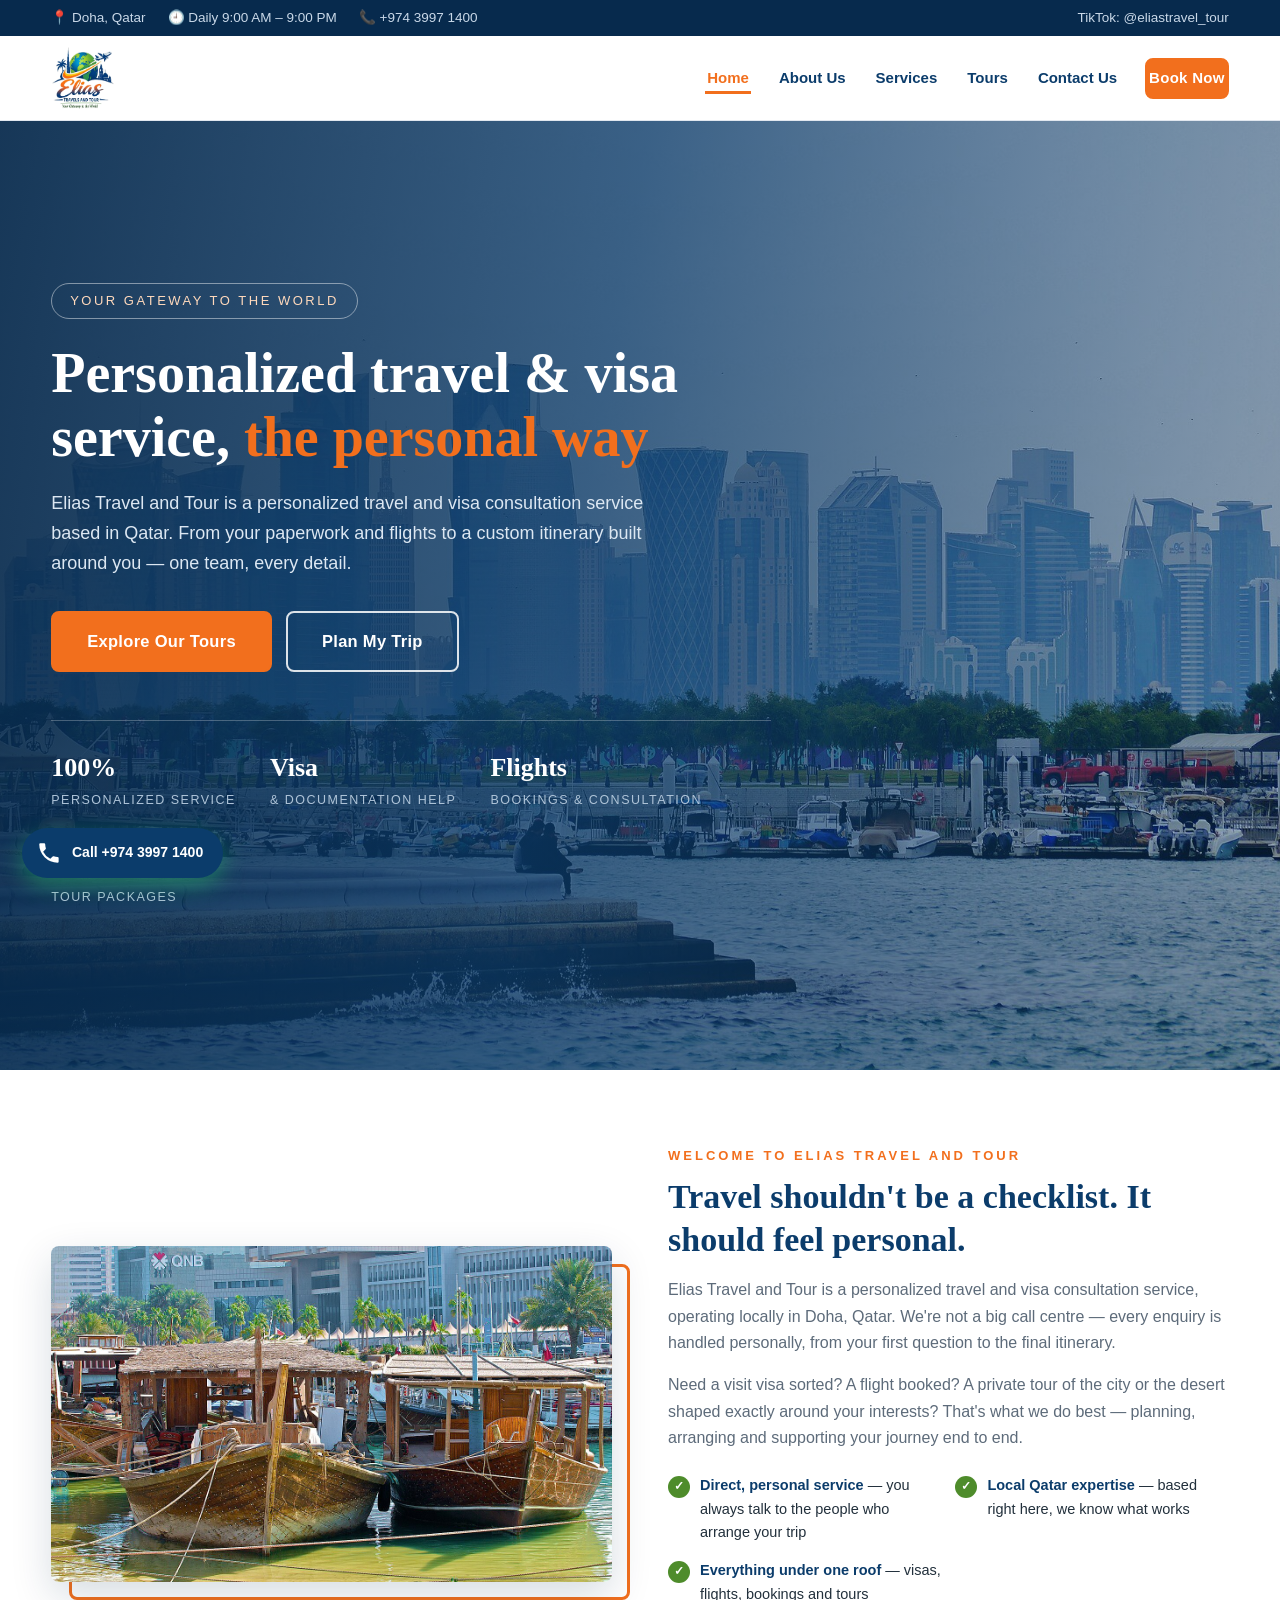
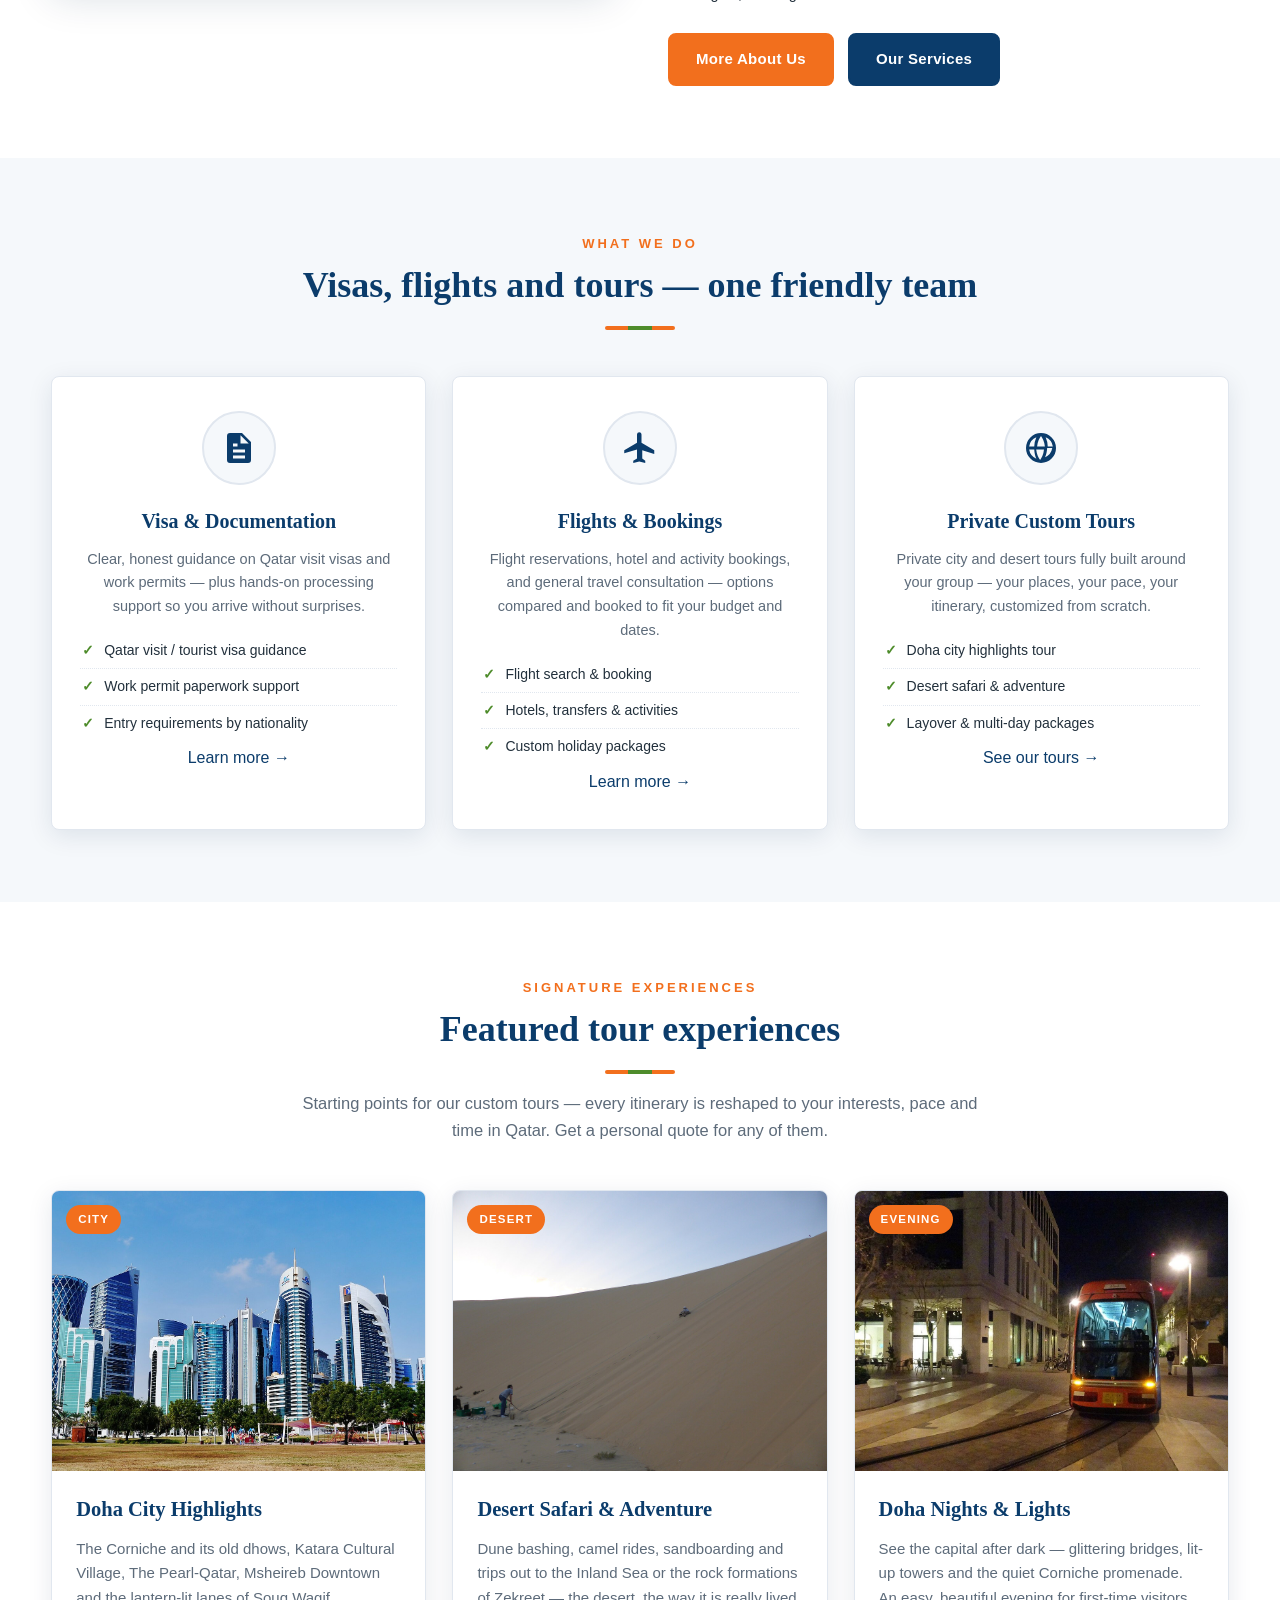
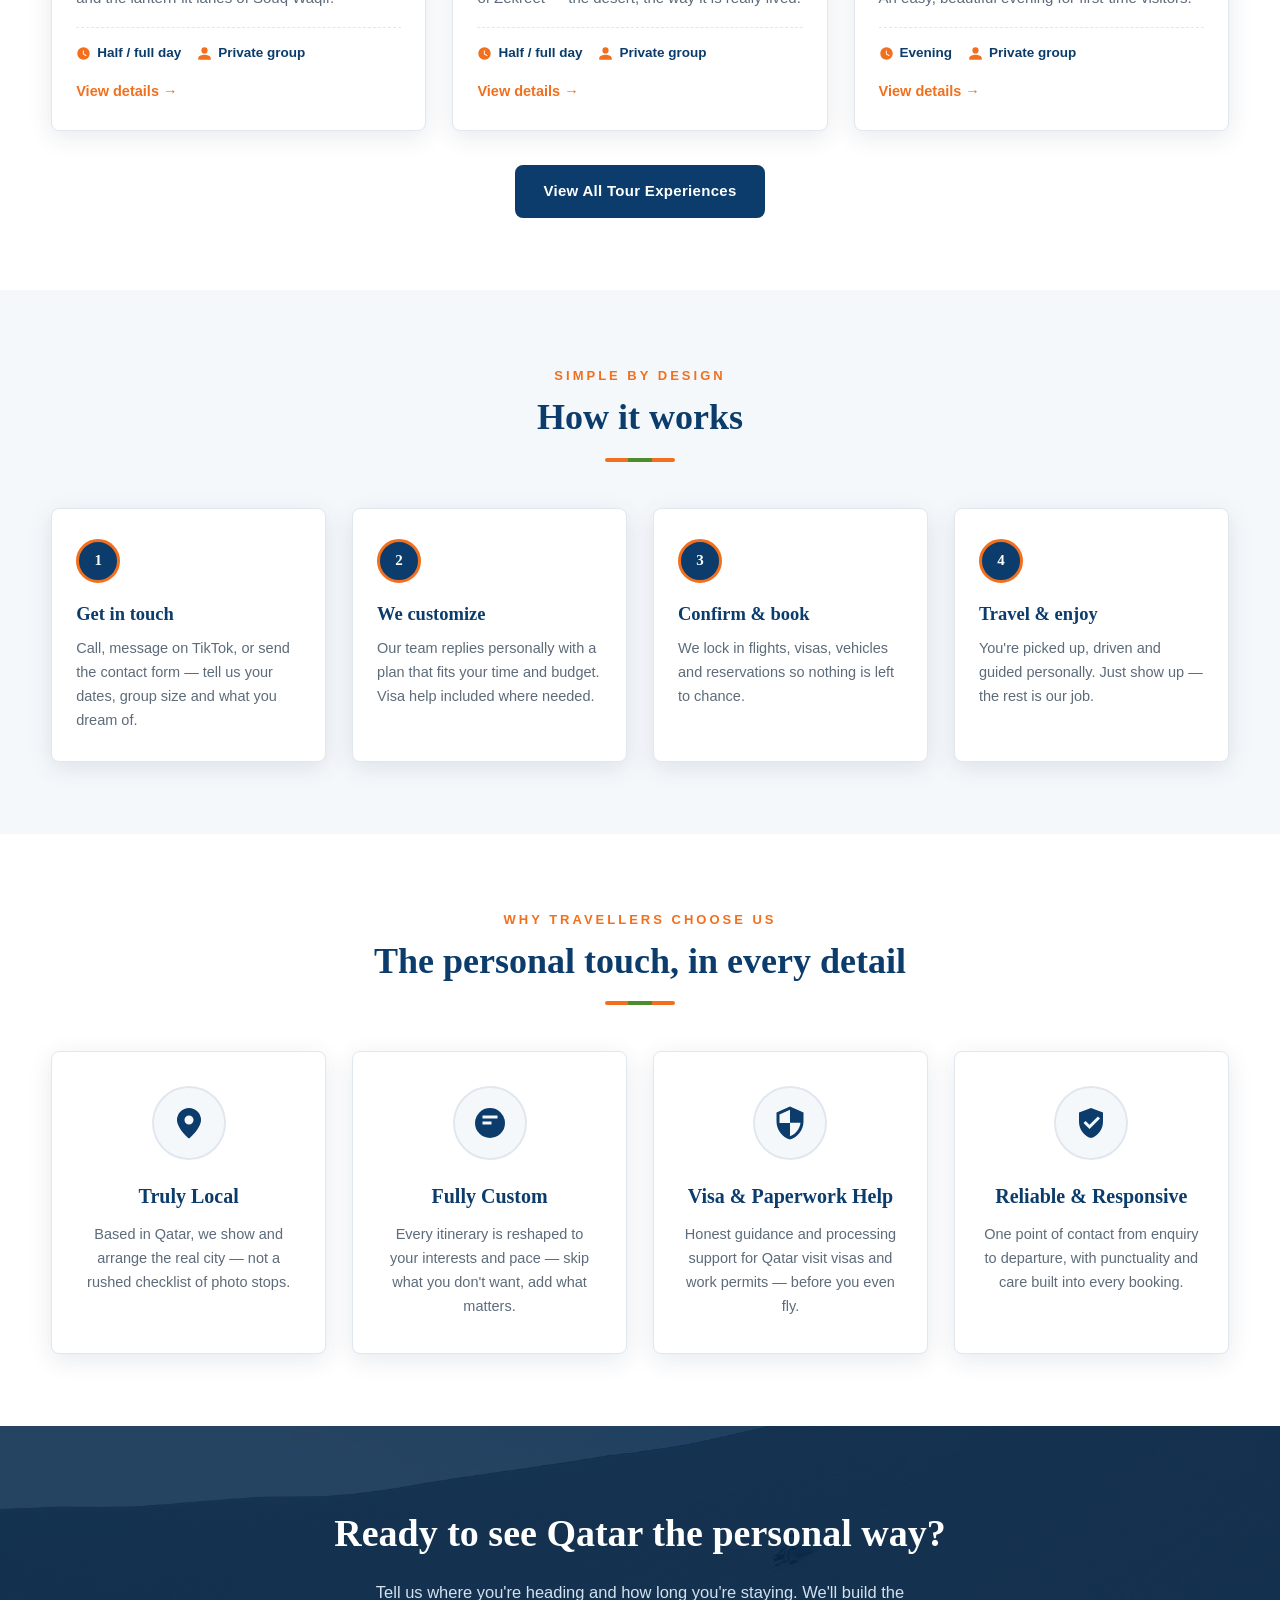
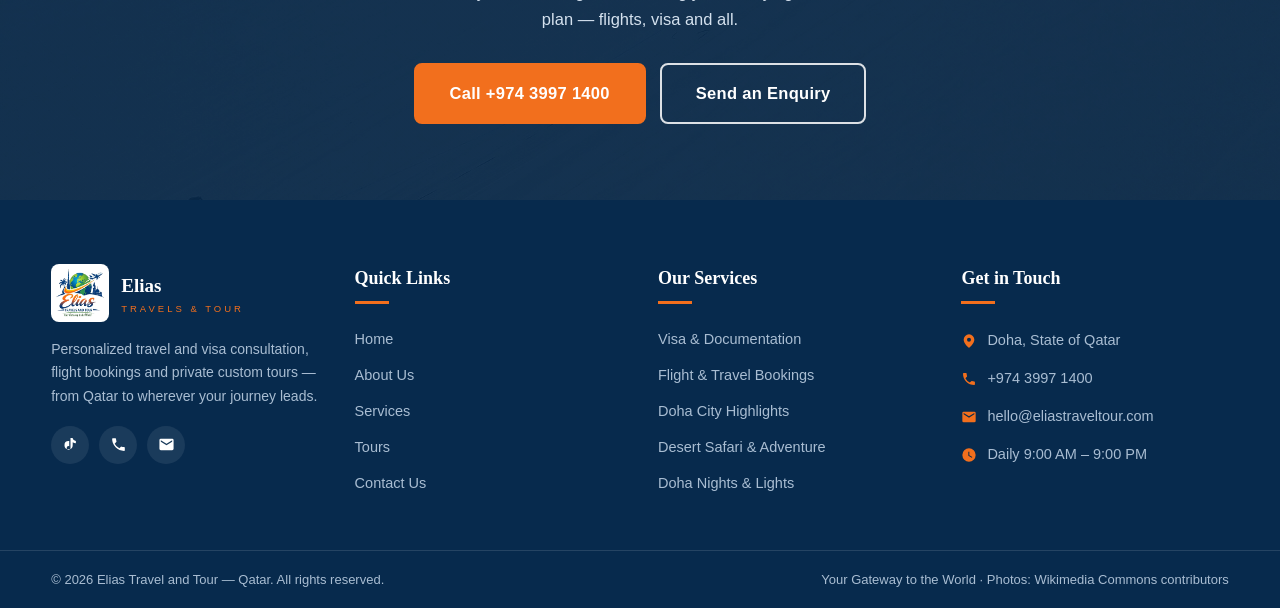
<file: index.html>
<!DOCTYPE html>
<html lang="en">
<head>
  <meta charset="UTF-8">
  <meta name="viewport" content="width=device-width, initial-scale=1.0">
  <title>Elias Travel and Tour — Personalized Travel &amp; Visa Services in Qatar</title>
  <meta name="description" content="Elias Travel and Tour — a personalized travel and visa consultation service in Qatar. Visa & documentation assistance, flight bookings, custom tour packages and private guided tours. Your Gateway to the World.">
  <meta property="og:title" content="Elias Travel and Tour — Your Gateway to the World">
  <meta property="og:description" content="Personalized travel & visa consultation, flight bookings and private custom tours in Qatar.">
  <meta property="og:image" content="assets/logo/logo-hd.png">
  <meta property="og:type" content="website">
  <link rel="icon" type="image/png" href="assets/logo/logo-mark.png">
  <link rel="stylesheet" href="css/style.css">
  <script type="application/ld+json">
  {
    "@context": "https://schema.org",
    "@type": "TravelAgency",
    "name": "Elias Travel and Tour",
    "description": "Personalized travel and visa consultation service in Qatar. Visa and documentation assistance, flight bookings and custom private tour packages.",
    "areaServed": "Qatar",
    "address": { "@type": "PostalAddress", "addressLocality": "Doha", "addressCountry": "QA" },
    "telephone": "+97439971400",
    "sameAs": [ "https://www.tiktok.com/@eliastravel_tour" ]
  }
  </script>
</head>
<body>

<!-- ======= TOP BAR ======= -->
<div class="topbar">
  <div class="container">
    <div class="topbar-left">
      <span class="hide-m">📍 Doha, Qatar</span>
      <span class="hide-m">🕘 Daily 9:00 AM – 9:00 PM</span>
      <span>📞 <a href="tel:+97439971400">+974 3997 1400</a></span>
    </div>
    <div class="topbar-right">
      <a class="fb-ic" href="https://www.tiktok.com/@eliastravel_tour" target="_blank" rel="noopener" title="Follow us on TikTok">TikTok: @eliastravel_tour</a>
    </div>
  </div>
</div>

<!-- ======= HEADER ======= -->
<header class="site-header">
  <div class="container nav-wrap">
    <a class="brand" href="index.html" aria-label="Elias Travel and Tour — Home">
      <img src="assets/logo/logo-mark.png" alt="Elias Travel and Tour logo">
    </a>
    <button class="nav-toggle" aria-label="Toggle menu" aria-expanded="false"><span></span><span></span><span></span></button>
    <nav class="main-nav" aria-label="Main navigation">
      <ul>
        <li><a href="index.html" class="active">Home</a></li>
        <li><a href="about.html">About Us</a></li>
        <li><a href="services.html">Services</a></li>
        <li><a href="tours.html">Tours</a></li>
        <li><a href="contact.html">Contact Us</a></li>
        <li><a class="btn btn-sm" href="contact.html">Book Now</a></li>
      </ul>
    </nav>
  </div>
</header>

<!-- ======= HERO ======= -->
<section class="hero">
  <div class="hero-bg" style="background-image:url('assets/img/common-hero.jpg')"></div>
  <div class="container">
    <span class="hero-kicker">Your Gateway to the World</span>
    <h1>Personalized travel &amp; visa service, <em>the personal way</em></h1>
    <p class="lead">Elias Travel and Tour is a personalized travel and visa consultation service based in Qatar. From your paperwork and flights to a custom itinerary built around you — one team, every detail.</p>
    <div class="hero-actions">
      <a class="btn btn-lg" href="tours.html">Explore Our Tours</a>
      <a class="btn btn-outline btn-lg" href="contact.html">Plan My Trip</a>
    </div>
    <div class="hero-badges">
      <div class="hb"><div class="num">100%</div><div class="lbl">Personalized service</div></div>
      <div class="hb"><div class="num">Visa</div><div class="lbl">&amp; documentation help</div></div>
      <div class="hb"><div class="num">Flights</div><div class="lbl">bookings &amp; consultation</div></div>
      <div class="hb"><div class="num">Custom</div><div class="lbl">tour packages</div></div>
    </div>
  </div>
</section>

<!-- ======= WELCOME ======= -->
<section>
  <div class="container">
    <div class="split">
      <div class="photo">
        <img src="assets/img/common-dhow.jpg" alt="Traditional dhows on the Doha Corniche">
        <div class="frame"></div>
      </div>
      <div>
        <span class="kicker">Welcome to Elias Travel and Tour</span>
        <h2>Travel shouldn't be a checklist. It should feel personal.</h2>
        <p>Elias Travel and Tour is a personalized travel and visa consultation service, operating locally in Doha, Qatar. We're not a big call centre — every enquiry is handled personally, from your first question to the final itinerary.</p>
        <p>Need a visit visa sorted? A flight booked? A private tour of the city or the desert shaped exactly around your interests? That's what we do best — planning, arranging and supporting your journey end to end.</p>
        <div class="value-list">
          <li><span class="tick">✓</span><span><b>Direct, personal service</b> — you always talk to the people who arrange your trip</span></li>
          <li><span class="tick">✓</span><span><b>Local Qatar expertise</b> — based right here, we know what works</span></li>
          <li><span class="tick">✓</span><span><b>Everything under one roof</b> — visas, flights, bookings and tours</span></li>
        </div>
        <div class="hero-actions" style="margin-top:26px">
          <a class="btn" href="about.html">More About Us</a>
          <a class="btn btn-navy" href="services.html">Our Services</a>
        </div>
      </div>
    </div>
  </div>
</section>

<!-- ======= SERVICES OVERVIEW ======= -->
<section class="tint">
  <div class="container">
    <div class="section-head">
      <span class="kicker">What We Do</span>
      <h2>Visas, flights and tours — one friendly team</h2>
      <div class="rule"></div>
    </div>
    <div class="grid grid-3">
      <div class="svc">
        <div class="ic"><svg viewBox="0 0 24 24"><path d="M14 2H6a2 2 0 0 0-2 2v16a2 2 0 0 0 2 2h12a2 2 0 0 0 2-2V8l-6-6zm-1 7V3.5L18.5 9H13zm-5 4h8v2H8v-2zm0 4h8v2H8v-2zm0-8h3v2H8V9z"/></svg></div>
        <h3>Visa &amp; Documentation</h3>
        <p>Clear, honest guidance on Qatar visit visas and work permits — plus hands-on processing support so you arrive without surprises.</p>
        <ul class="feat">
          <li>Qatar visit / tourist visa guidance</li>
          <li>Work permit paperwork support</li>
          <li>Entry requirements by nationality</li>
        </ul>
        <a class="link" style="justify-content:center" href="services.html">Learn more →</a>
      </div>
      <div class="svc">
        <div class="ic"><svg viewBox="0 0 24 24"><path d="M21.5 15.5v-2l-8.5-5V3a1.5 1.5 0 0 0-3 0v5.5l-8.5 5v2l8.5-2.5V19l-2.5 1.5V22l4-1 4 1v-1.5L13.5 19v-5.5l8 2.5z"/></svg></div>
        <h3>Flights &amp; Bookings</h3>
        <p>Flight reservations, hotel and activity bookings, and general travel consultation — options compared and booked to fit your budget and dates.</p>
        <ul class="feat">
          <li>Flight search &amp; booking</li>
          <li>Hotels, transfers &amp; activities</li>
          <li>Custom holiday packages</li>
        </ul>
        <a class="link" style="justify-content:center" href="services.html">Learn more →</a>
      </div>
      <div class="svc">
        <div class="ic"><svg viewBox="0 0 24 24"><path d="M12 2a10 10 0 1 0 0 20 10 10 0 0 0 0-20zm7.9 9h-3.4a15.7 15.7 0 0 0-1.4-6.1A8 8 0 0 1 19.9 11zM12 4c.9 1.2 2.3 3.6 2.6 7H9.4c.3-3.4 1.7-5.8 2.6-7zM4.1 13h3.4c.1 2.3.6 4.4 1.4 6.1A8 8 0 0 1 4.1 13zm3.4-2H4.1a8 8 0 0 1 4.8-6.1A15.7 15.7 0 0 0 7.5 11zm3.9 9c-.9-1.2-2.3-3.6-2.6-7h5.2c-.3 3.4-1.7 5.8-2.6 7zm3.3-1.9c.8-1.7 1.3-3.8 1.4-6.1h3.4a8 8 0 0 1-4.8 6.1z"/></svg></div>
        <h3>Private Custom Tours</h3>
        <p>Private city and desert tours fully built around your group — your places, your pace, your itinerary, customized from scratch.</p>
        <ul class="feat">
          <li>Doha city highlights tour</li>
          <li>Desert safari &amp; adventure</li>
          <li>Layover &amp; multi-day packages</li>
        </ul>
        <a class="link" style="justify-content:center" href="tours.html">See our tours →</a>
      </div>
    </div>
  </div>
</section>

<!-- ======= FEATURED TOURS ======= -->
<section>
  <div class="container">
    <div class="section-head">
      <span class="kicker">Signature Experiences</span>
      <h2>Featured tour experiences</h2>
      <div class="rule"></div>
      <p>Starting points for our custom tours — every itinerary is reshaped to your interests, pace and time in Qatar. Get a personal quote for any of them.</p>
    </div>
    <div class="grid grid-3">
      <div class="card">
        <div class="thumb">
          <img src="assets/img/common-skyline.jpg" alt="Doha skyline across the Corniche" loading="lazy">
          <span class="badge">City</span>
        </div>
        <div class="body">
          <h3>Doha City Highlights</h3>
          <p>The Corniche and its old dhows, Katara Cultural Village, The Pearl-Qatar, Msheireb Downtown and the lantern-lit lanes of Souq Waqif.</p>
          <div class="meta">
            <span><svg viewBox="0 0 24 24"><path d="M12 2a10 10 0 1 0 10 10A10 10 0 0 0 12 2zm4.2 14.2L11 13V7h1.5v5.2l4.5 2.7-.8 1.3z"/></svg> Half / full day</span>
            <span><svg viewBox="0 0 24 24"><path d="M12 12a5 5 0 1 0-5-5 5 5 0 0 0 5 5zm0 2c-3.3 0-10 1.7-10 5v3h20v-3c0-3.3-6.7-5-10-5z"/></svg> Private group</span>
          </div>
          <a class="link" href="tours.html">View details →</a>
        </div>
      </div>
      <div class="card">
        <div class="thumb">
          <img src="assets/img/common-dunesunset.jpg" alt="Golden dunes of the Qatari desert" loading="lazy">
          <span class="badge">Desert</span>
        </div>
        <div class="body">
          <h3>Desert Safari &amp; Adventure</h3>
          <p>Dune bashing, camel rides, sandboarding and trips out to the Inland Sea or the rock formations of Zekreet — the desert, the way it is really lived.</p>
          <div class="meta">
            <span><svg viewBox="0 0 24 24"><path d="M12 2a10 10 0 1 0 10 10A10 10 0 0 0 12 2zm4.2 14.2L11 13V7h1.5v5.2l4.5 2.7-.8 1.3z"/></svg> Half / full day</span>
            <span><svg viewBox="0 0 24 24"><path d="M12 12a5 5 0 1 0-5-5 5 5 0 0 0 5 5zm0 2c-3.3 0-10 1.7-10 5v3h20v-3c0-3.3-6.7-5-10-5z"/></svg> Private group</span>
          </div>
          <a class="link" href="tours.html">View details →</a>
        </div>
      </div>
      <div class="card">
        <div class="thumb">
          <img src="assets/img/common-night.jpg" alt="Modern Doha illuminated at night" loading="lazy">
          <span class="badge">Evening</span>
        </div>
        <div class="body">
          <h3>Doha Nights &amp; Lights</h3>
          <p>See the capital after dark — glittering bridges, lit-up towers and the quiet Corniche promenade. An easy, beautiful evening for first-time visitors.</p>
          <div class="meta">
            <span><svg viewBox="0 0 24 24"><path d="M12 2a10 10 0 1 0 10 10A10 10 0 0 0 12 2zm4.2 14.2L11 13V7h1.5v5.2l4.5 2.7-.8 1.3z"/></svg> Evening</span>
            <span><svg viewBox="0 0 24 24"><path d="M12 12a5 5 0 1 0-5-5 5 5 0 0 0 5 5zm0 2c-3.3 0-10 1.7-10 5v3h20v-3c0-3.3-6.7-5-10-5z"/></svg> Private group</span>
          </div>
          <a class="link" href="tours.html">View details →</a>
        </div>
      </div>
    </div>
    <p style="text-align:center;margin-top:34px"><a class="btn btn-navy" href="tours.html">View All Tour Experiences</a></p>
  </div>
</section>

<!-- ======= HOW IT WORKS ======= -->
<section class="tint steps">
  <div class="container">
    <div class="section-head">
      <span class="kicker">Simple by Design</span>
      <h2>How it works</h2>
      <div class="rule"></div>
    </div>
    <div class="grid grid-4">
      <div class="step">
        <div class="n">1</div>
        <h3>Get in touch</h3>
        <p>Call, message on TikTok, or send the contact form — tell us your dates, group size and what you dream of.</p>
      </div>
      <div class="step">
        <div class="n">2</div>
        <h3>We customize</h3>
        <p>Our team replies personally with a plan that fits your time and budget. Visa help included where needed.</p>
      </div>
      <div class="step">
        <div class="n">3</div>
        <h3>Confirm &amp; book</h3>
        <p>We lock in flights, visas, vehicles and reservations so nothing is left to chance.</p>
      </div>
      <div class="step">
        <div class="n">4</div>
        <h3>Travel &amp; enjoy</h3>
        <p>You're picked up, driven and guided personally. Just show up — the rest is our job.</p>
      </div>
    </div>
  </div>
</section>

<!-- ======= WHY CHOOSE US ======= -->
<section>
  <div class="container">
    <div class="section-head">
      <span class="kicker">Why Travellers Choose Us</span>
      <h2>The personal touch, in every detail</h2>
      <div class="rule"></div>
    </div>
    <div class="grid grid-4">
      <div class="svc">
        <div class="ic"><svg viewBox="0 0 24 24"><path d="M12 2a8 8 0 0 0-8 8c0 5.4 7 11.5 7.3 11.8a1 1 0 0 0 1.4 0C13 21.5 20 15.4 20 10a8 8 0 0 0-8-8zm0 11a3 3 0 1 1 3-3 3 3 0 0 1-3 3z"/></svg></div>
        <h3>Truly Local</h3>
        <p>Based in Qatar, we show and arrange the real city — not a rushed checklist of photo stops.</p>
      </div>
      <div class="svc">
        <div class="ic"><svg viewBox="0 0 24 24"><path d="M12 22a10 10 0 1 1 10-10 10 10 0 0 1-10 10zm1-11H7v2h6v-2zm4-4H7v2h10V7z"/></svg></div>
        <h3>Fully Custom</h3>
        <p>Every itinerary is reshaped to your interests and pace — skip what you don't want, add what matters.</p>
      </div>
      <div class="svc">
        <div class="ic"><svg viewBox="0 0 24 24"><path d="M12 1L3 5v6c0 5.5 3.8 10.7 9 12 5.2-1.3 9-6.5 9-12V5l-9-4zm0 10.9h7c-.5 4.1-3.3 7.8-7 8.9V12H5V6.3l7-3.1v8.7z"/></svg></div>
        <h3>Visa &amp; Paperwork Help</h3>
        <p>Honest guidance and processing support for Qatar visit visas and work permits — before you even fly.</p>
      </div>
      <div class="svc">
        <div class="ic"><svg viewBox="0 0 24 24"><path d="M12 2 4 5v6.1c0 5 3.4 9.7 8 10.9 4.6-1.2 8-5.9 8-10.9V5l-8-3zm-1 14-4-4 1.4-1.4L11 13.2l5.6-5.6L18 9l-7 7z"/></svg></div>
        <h3>Reliable &amp; Responsive</h3>
        <p>One point of contact from enquiry to departure, with punctuality and care built into every booking.</p>
      </div>
    </div>
  </div>
</section>

<!-- ======= CTA ======= -->
<section class="cta">
  <div class="container">
    <h2>Ready to see Qatar the personal way?</h2>
    <p>Tell us where you're heading and how long you're staying. We'll build the plan — flights, visa and all.</p>
    <div class="hero-actions">
      <a class="btn btn-lg" href="tel:+97439971400">Call +974 3997 1400</a>
      <a class="btn btn-outline btn-lg" href="contact.html">Send an Enquiry</a>
    </div>
  </div>
</section>

<!-- ======= FOOTER ======= -->
<footer class="footer">
  <div class="top">
    <div class="container">
      <div class="grid grid-4">
        <div>
          <div class="about-brand">
            <img src="assets/logo/logo-mark.png" alt="Elias Travel and Tour logo">
            <div>
              <div class="b1">Elias</div>
              <div class="b2">Travels &amp; Tour</div>
            </div>
          </div>
          <p style="font-size:14px">Personalized travel and visa consultation, flight bookings and private custom tours — from Qatar to wherever your journey leads.</p>
          <div class="socials">
            <a href="https://www.tiktok.com/@eliastravel_tour" target="_blank" rel="noopener" aria-label="TikTok" title="TikTok">
              <svg viewBox="0 0 24 24"><path d="M19.6 6.7a4.8 4.8 0 0 1-3.1-1.1 4.8 4.8 0 0 1-1.5-2.8h-3v14.1a2.7 2.7 0 1 1-2.7-2.7c.3 0 .6 0 .9.1V7.2a5.9 5.9 0 0 0-.9-.1 5.8 5.8 0 1 0 5.8 5.8V8.9a7.7 7.7 0 0 0 4.5 1.4V7.2c-.3 0-.7 0-1-.5z"/></svg>
            </a>
            <a href="tel:+97439971400" aria-label="Call us" title="Call us">
              <svg viewBox="0 0 24 24"><path d="M6.6 10.8a15 15 0 0 0 6.6 6.6l2.2-2.2a1 1 0 0 1 1-.2 11 11 0 0 0 3.5.6 1 1 0 0 1 1 1V20a1 1 0 0 1-1 1A17 17 0 0 1 3 4a1 1 0 0 1 1-1h3.5a1 1 0 0 1 1 1 11 11 0 0 0 .6 3.5 1 1 0 0 1-.3 1z"/></svg>
            </a>
            <a href="mailto:hello@eliastraveltour.com" aria-label="Email us" title="Email us">
              <svg viewBox="0 0 24 24"><path d="M20 4H4a2 2 0 0 0-2 2v12a2 2 0 0 0 2 2h16a2 2 0 0 0 2-2V6a2 2 0 0 0-2-2zm0 4-8 5-8-5V6l8 5 8-5z"/></svg>
            </a>
          </div>
        </div>
        <div>
          <h4>Quick Links</h4>
          <ul>
            <li><a href="index.html">Home</a></li>
            <li><a href="about.html">About Us</a></li>
            <li><a href="services.html">Services</a></li>
            <li><a href="tours.html">Tours</a></li>
            <li><a href="contact.html">Contact Us</a></li>
          </ul>
        </div>
        <div>
          <h4>Our Services</h4>
          <ul>
            <li><a href="services.html">Visa &amp; Documentation</a></li>
            <li><a href="services.html">Flight &amp; Travel Bookings</a></li>
            <li><a href="tours.html">Doha City Highlights</a></li>
            <li><a href="tours.html">Desert Safari &amp; Adventure</a></li>
            <li><a href="tours.html">Doha Nights &amp; Lights</a></li>
          </ul>
        </div>
        <div>
          <h4>Get in Touch</h4>
          <div class="contact-li"><svg viewBox="0 0 24 24"><path d="M12 2a8 8 0 0 0-8 8c0 5.4 7 11.5 7.3 11.8a1 1 0 0 0 1.4 0C13 21.5 20 15.4 20 10a8 8 0 0 0-8-8zm0 11a3 3 0 1 1 3-3 3 3 0 0 1-3 3z"/></svg><span>Doha, State of Qatar</span></div>
          <div class="contact-li"><svg viewBox="0 0 24 24"><path d="M6.6 10.8a15 15 0 0 0 6.6 6.6l2.2-2.2a1 1 0 0 1 1-.2 11 11 0 0 0 3.5.6 1 1 0 0 1 1 1V20a1 1 0 0 1-1 1A17 17 0 0 1 3 4a1 1 0 0 1 1-1h3.5a1 1 0 0 1 1 1 11 11 0 0 0 .6 3.5 1 1 0 0 1-.3 1z"/></svg><a href="tel:+97439971400">+974 3997 1400</a></div>
          <div class="contact-li"><svg viewBox="0 0 24 24"><path d="M20 4H4a2 2 0 0 0-2 2v12a2 2 0 0 0 2 2h16a2 2 0 0 0 2-2V6a2 2 0 0 0-2-2zm0 4-8 5-8-5V6l8 5 8-5z"/></svg><a href="mailto:hello@eliastraveltour.com">hello@eliastraveltour.com</a></div>
          <div class="contact-li"><svg viewBox="0 0 24 24"><path d="M12 2a10 10 0 1 0 10 10A10 10 0 0 0 12 2zm4.2 14.2L11 13V7h1.5v5.2l4.5 2.7-.8 1.3z"/></svg><span>Daily 9:00 AM – 9:00 PM</span></div>
        </div>
      </div>
    </div>
  </div>
  <div class="bottom">
    <div class="container">
      <span>© <span id="year">2026</span> Elias Travel and Tour — Qatar. All rights reserved.</span>
      <span>Your Gateway to the World · Photos: Wikimedia Commons contributors</span>
    </div>
  </div>
</footer>

<a class="wa-float" href="tel:+97439971400" aria-label="Call Elias Travel and Tour" style="background:var(--navy)">
  <svg viewBox="0 0 24 24"><path d="M6.6 10.8a15 15 0 0 0 6.6 6.6l2.2-2.2a1 1 0 0 1 1-.2 11 11 0 0 0 3.5.6 1 1 0 0 1 1 1V20a1 1 0 0 1-1 1A17 17 0 0 1 3 4a1 1 0 0 1 1-1h3.5a1 1 0 0 1 1 1 11 11 0 0 0 .6 3.5 1 1 0 0 1-.3 1z"/></svg>
  <span>Call +974 3997 1400</span>
</a>
<button class="to-top" aria-label="Back to top">↑</button>

<script src="js/main.js"></script>
</body>
</html>
</file>
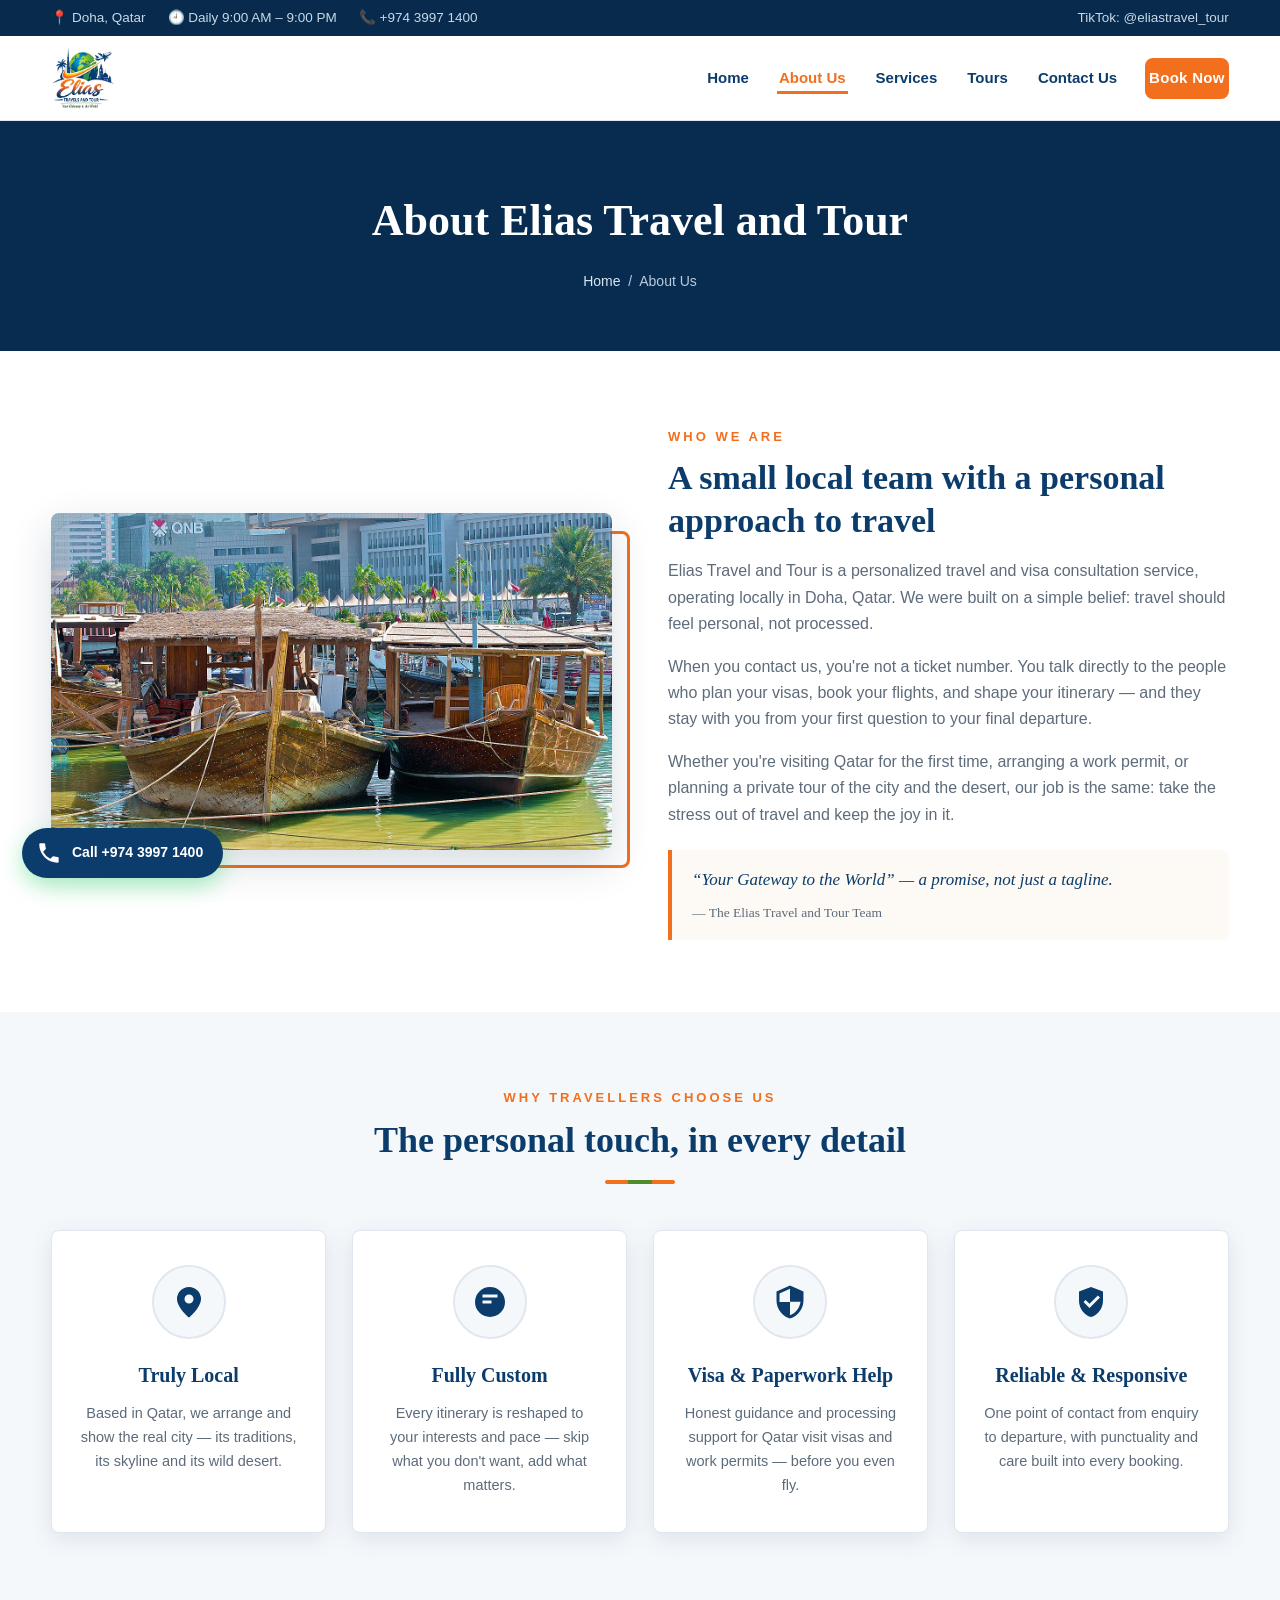
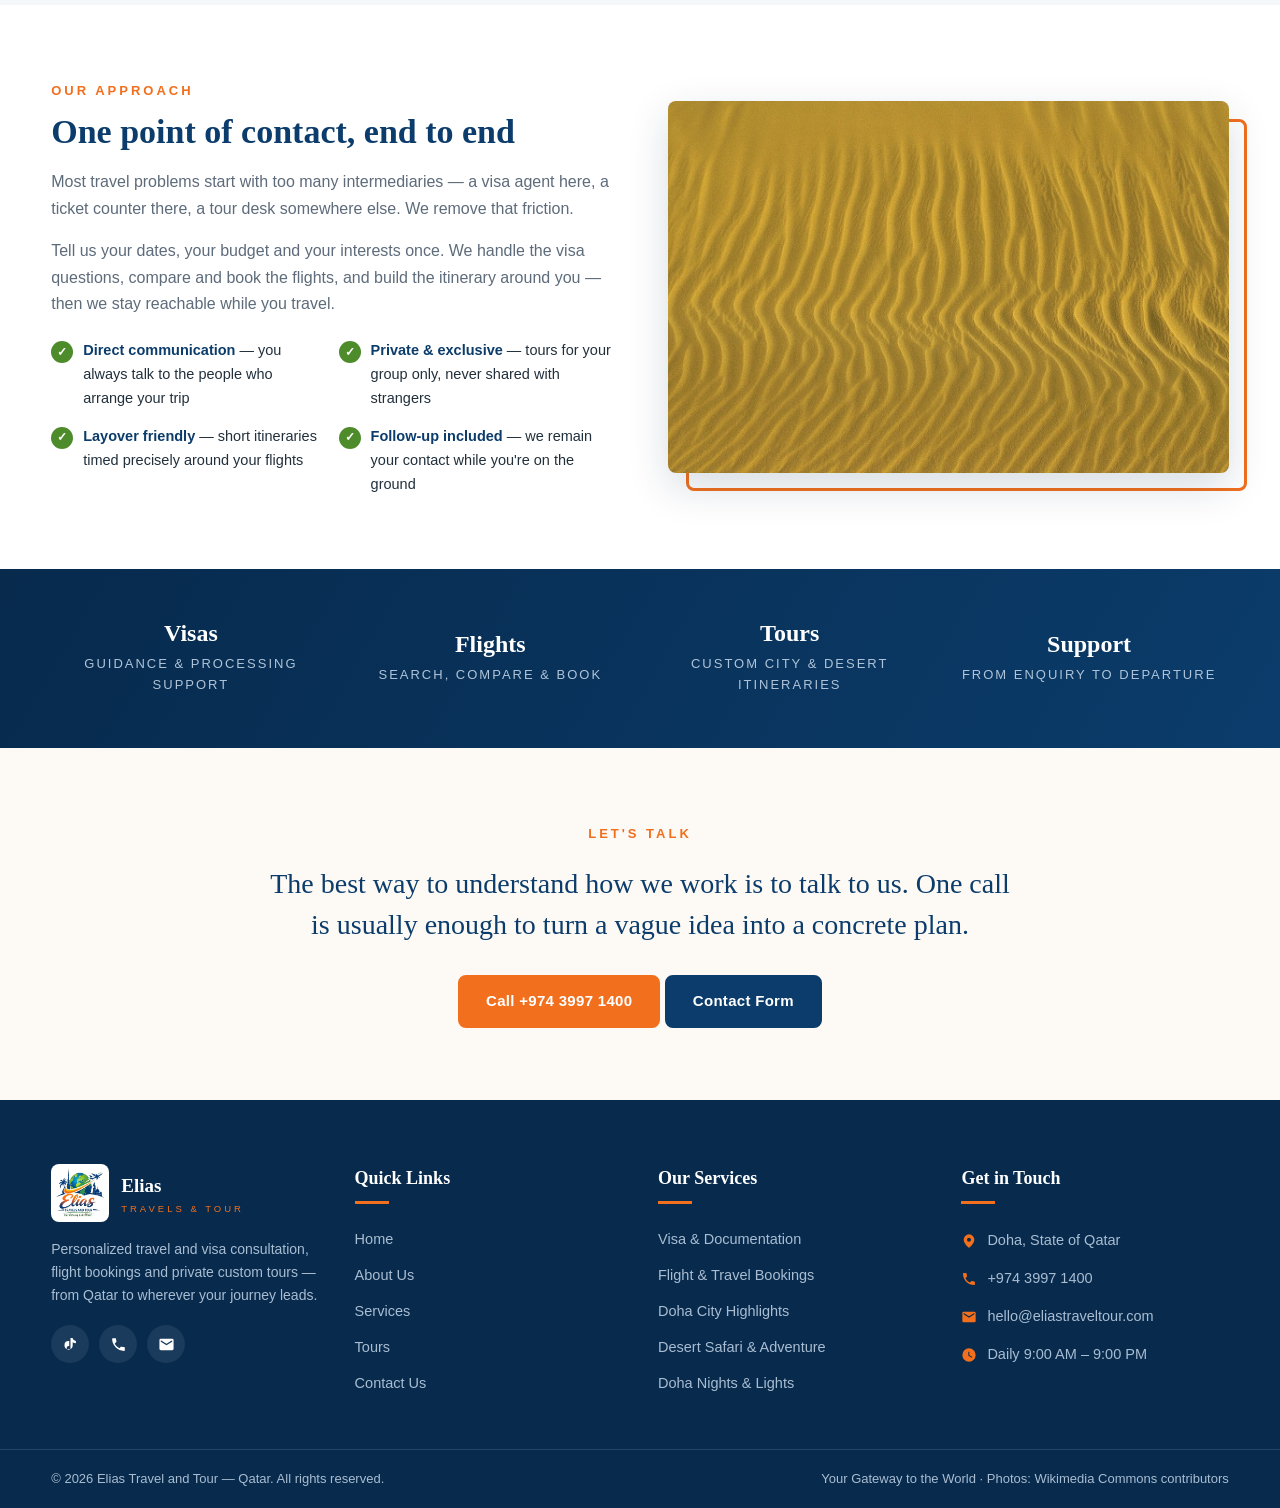
<file: about.html>
<!DOCTYPE html>
<html lang="en">
<head>
  <meta charset="UTF-8">
  <meta name="viewport" content="width=device-width, initial-scale=1.0">
  <title>About Us — Elias Travel and Tour, Qatar</title>
  <meta name="description" content="Elias Travel and Tour is a personalized travel and visa consultation service based in Qatar — direct, personal service from enquiry to departure.">
  <meta property="og:title" content="About Us — Elias Travel and Tour">
  <meta property="og:description" content="A personalized travel and visa consultation service based in Qatar.">
  <meta property="og:image" content="assets/logo/logo-hd.png">
  <link rel="icon" type="image/png" href="assets/logo/logo-mark.png">
  <link rel="stylesheet" href="css/style.css">
</head>
<body>

<!-- ======= TOP BAR ======= -->
<div class="topbar">
  <div class="container">
    <div class="topbar-left">
      <span class="hide-m">📍 Doha, Qatar</span>
      <span class="hide-m">🕘 Daily 9:00 AM – 9:00 PM</span>
      <span>📞 <a href="tel:+97439971400">+974 3997 1400</a></span>
    </div>
    <div class="topbar-right">
      <a class="fb-ic" href="https://www.tiktok.com/@eliastravel_tour" target="_blank" rel="noopener" title="Follow us on TikTok">TikTok: @eliastravel_tour</a>
    </div>
  </div>
</div>

<!-- ======= HEADER ======= -->
<header class="site-header">
  <div class="container nav-wrap">
    <a class="brand" href="index.html" aria-label="Elias Travel and Tour — Home">
      <img src="assets/logo/logo-mark.png" alt="Elias Travel and Tour logo">
    </a>
    <button class="nav-toggle" aria-label="Toggle menu" aria-expanded="false"><span></span><span></span><span></span></button>
    <nav class="main-nav" aria-label="Main navigation">
      <ul>
        <li><a href="index.html">Home</a></li>
        <li><a href="about.html" class="active">About Us</a></li>
        <li><a href="services.html">Services</a></li>
        <li><a href="tours.html">Tours</a></li>
        <li><a href="contact.html">Contact Us</a></li>
        <li><a class="btn btn-sm" href="contact.html">Book Now</a></li>
      </ul>
    </nav>
  </div>
</header>

<!-- ======= PAGE HERO ======= -->
<div class="page-hero">
  <div class="container">
    <h1>About Elias Travel and Tour</h1>
    <div class="crumb"><a href="index.html">Home</a> &nbsp;/&nbsp; About Us</div>
  </div>
</div>

<!-- ======= WHO WE ARE ======= -->
<section>
  <div class="container">
    <div class="split">
      <div class="photo">
        <img src="assets/img/common-dhow.jpg" alt="Traditional dhows on the Doha Corniche">
        <div class="frame"></div>
      </div>
      <div>
        <span class="kicker">Who We Are</span>
        <h2>A small local team with a personal approach to travel</h2>
        <p>Elias Travel and Tour is a personalized travel and visa consultation service, operating locally in Doha, Qatar. We were built on a simple belief: travel should feel personal, not processed.</p>
        <p>When you contact us, you're not a ticket number. You talk directly to the people who plan your visas, book your flights, and shape your itinerary — and they stay with you from your first question to your final departure.</p>
        <p>Whether you're visiting Qatar for the first time, arranging a work permit, or planning a private tour of the city and the desert, our job is the same: take the stress out of travel and keep the joy in it.</p>
        <blockquote class="quote">
          “Your Gateway to the World” — a promise, not just a tagline.
          <cite>— The Elias Travel and Tour Team</cite>
        </blockquote>
      </div>
    </div>
  </div>
</section>

<!-- ======= WHY US ======= -->
<section class="tint">
  <div class="container">
    <div class="section-head">
      <span class="kicker">Why Travellers Choose Us</span>
      <h2>The personal touch, in every detail</h2>
      <div class="rule"></div>
    </div>
    <div class="grid grid-4">
      <div class="svc">
        <div class="ic"><svg viewBox="0 0 24 24"><path d="M12 2a8 8 0 0 0-8 8c0 5.4 7 11.5 7.3 11.8a1 1 0 0 0 1.4 0C13 21.5 20 15.4 20 10a8 8 0 0 0-8-8zm0 11a3 3 0 1 1 3-3 3 3 0 0 1-3 3z"/></svg></div>
        <h3>Truly Local</h3>
        <p>Based in Qatar, we arrange and show the real city — its traditions, its skyline and its wild desert.</p>
      </div>
      <div class="svc">
        <div class="ic"><svg viewBox="0 0 24 24"><path d="M12 22a10 10 0 1 1 10-10 10 10 0 0 1-10 10zm1-11H7v2h6v-2zm4-4H7v2h10V7z"/></svg></div>
        <h3>Fully Custom</h3>
        <p>Every itinerary is reshaped to your interests and pace — skip what you don't want, add what matters.</p>
      </div>
      <div class="svc">
        <div class="ic"><svg viewBox="0 0 24 24"><path d="M12 1L3 5v6c0 5.5 3.8 10.7 9 12 5.2-1.3 9-6.5 9-12V5l-9-4zm0 10.9h7c-.5 4.1-3.3 7.8-7 8.9V12H5V6.3l7-3.1v8.7z"/></svg></div>
        <h3>Visa &amp; Paperwork Help</h3>
        <p>Honest guidance and processing support for Qatar visit visas and work permits — before you even fly.</p>
      </div>
      <div class="svc">
        <div class="ic"><svg viewBox="0 0 24 24"><path d="M12 2 4 5v6.1c0 5 3.4 9.7 8 10.9 4.6-1.2 8-5.9 8-10.9V5l-8-3zm-1 14-4-4 1.4-1.4L11 13.2l5.6-5.6L18 9l-7 7z"/></svg></div>
        <h3>Reliable &amp; Responsive</h3>
        <p>One point of contact from enquiry to departure, with punctuality and care built into every booking.</p>
      </div>
    </div>
  </div>
</section>

<!-- ======= OUR APPROACH ======= -->
<section>
  <div class="container">
    <div class="split">
      <div>
        <span class="kicker">Our Approach</span>
        <h2>One point of contact, end to end</h2>
        <p>Most travel problems start with too many intermediaries — a visa agent here, a ticket counter there, a tour desk somewhere else. We remove that friction.</p>
        <p>Tell us your dates, your budget and your interests once. We handle the visa questions, compare and book the flights, and build the itinerary around you — then we stay reachable while you travel.</p>
        <ul class="value-list">
          <li><span class="tick">✓</span><span><b>Direct communication</b> — you always talk to the people who arrange your trip</span></li>
          <li><span class="tick">✓</span><span><b>Private &amp; exclusive</b> — tours for your group only, never shared with strangers</span></li>
          <li><span class="tick">✓</span><span><b>Layover friendly</b> — short itineraries timed precisely around your flights</span></li>
          <li><span class="tick">✓</span><span><b>Follow-up included</b> — we remain your contact while you're on the ground</span></li>
        </ul>
      </div>
      <div class="photo">
        <img src="assets/img/common-inlandsea.jpg" alt="Wind-carved ripples in the Qatari desert sand">
        <div class="frame"></div>
      </div>
    </div>
  </div>
</section>

<!-- ======= PILLARS ======= -->
<div class="stats">
  <div class="container">
    <div class="grid grid-4">
      <div class="stat"><div class="num" style="font-size:24px">Visas</div><div class="lbl">Guidance &amp; processing support</div></div>
      <div class="stat"><div class="num" style="font-size:24px">Flights</div><div class="lbl">Search, compare &amp; book</div></div>
      <div class="stat"><div class="num" style="font-size:24px">Tours</div><div class="lbl">Custom city &amp; desert itineraries</div></div>
      <div class="stat"><div class="num" style="font-size:24px">Support</div><div class="lbl">From enquiry to departure</div></div>
    </div>
  </div>
</div>

<!-- ======= CTA ======= -->
<section class="warm" style="text-align:center">
  <div class="container" style="max-width:760px">
    <span class="kicker" style="color:var(--orange);font-size:13px;font-weight:700;letter-spacing:3px;text-transform:uppercase">Let's Talk</span>
    <p style="font-family:var(--serif);font-size:clamp(20px,2.8vw,28px);line-height:1.45;color:var(--navy);margin-top:18px">
      The best way to understand how we work is to talk to us. One call is usually enough to turn a vague idea into a concrete plan.
    </p>
    <p style="margin-top:30px"><a class="btn" href="tel:+97439971400">Call +974 3997 1400</a> <a class="btn btn-navy" href="contact.html">Contact Form</a></p>
  </div>
</section>

<!-- ======= FOOTER ======= -->
<footer class="footer">
  <div class="top">
    <div class="container">
      <div class="grid grid-4">
        <div>
          <div class="about-brand">
            <img src="assets/logo/logo-mark.png" alt="Elias Travel and Tour logo">
            <div>
              <div class="b1">Elias</div>
              <div class="b2">Travels &amp; Tour</div>
            </div>
          </div>
          <p style="font-size:14px">Personalized travel and visa consultation, flight bookings and private custom tours — from Qatar to wherever your journey leads.</p>
          <div class="socials">
            <a href="https://www.tiktok.com/@eliastravel_tour" target="_blank" rel="noopener" aria-label="TikTok" title="TikTok">
              <svg viewBox="0 0 24 24"><path d="M19.6 6.7a4.8 4.8 0 0 1-3.1-1.1 4.8 4.8 0 0 1-1.5-2.8h-3v14.1a2.7 2.7 0 1 1-2.7-2.7c.3 0 .6 0 .9.1V7.2a5.9 5.9 0 0 0-.9-.1 5.8 5.8 0 1 0 5.8 5.8V8.9a7.7 7.7 0 0 0 4.5 1.4V7.2c-.3 0-.7 0-1-.5z"/></svg>
            </a>
            <a href="tel:+97439971400" aria-label="Call us" title="Call us">
              <svg viewBox="0 0 24 24"><path d="M6.6 10.8a15 15 0 0 0 6.6 6.6l2.2-2.2a1 1 0 0 1 1-.2 11 11 0 0 0 3.5.6 1 1 0 0 1 1 1V20a1 1 0 0 1-1 1A17 17 0 0 1 3 4a1 1 0 0 1 1-1h3.5a1 1 0 0 1 1 1 11 11 0 0 0 .6 3.5 1 1 0 0 1-.3 1z"/></svg>
            </a>
            <a href="mailto:hello@eliastraveltour.com" aria-label="Email us" title="Email us">
              <svg viewBox="0 0 24 24"><path d="M20 4H4a2 2 0 0 0-2 2v12a2 2 0 0 0 2 2h16a2 2 0 0 0 2-2V6a2 2 0 0 0-2-2zm0 4-8 5-8-5V6l8 5 8-5z"/></svg>
            </a>
          </div>
        </div>
        <div>
          <h4>Quick Links</h4>
          <ul>
            <li><a href="index.html">Home</a></li>
            <li><a href="about.html">About Us</a></li>
            <li><a href="services.html">Services</a></li>
            <li><a href="tours.html">Tours</a></li>
            <li><a href="contact.html">Contact Us</a></li>
          </ul>
        </div>
        <div>
          <h4>Our Services</h4>
          <ul>
            <li><a href="services.html">Visa &amp; Documentation</a></li>
            <li><a href="services.html">Flight &amp; Travel Bookings</a></li>
            <li><a href="tours.html">Doha City Highlights</a></li>
            <li><a href="tours.html">Desert Safari &amp; Adventure</a></li>
            <li><a href="tours.html">Doha Nights &amp; Lights</a></li>
          </ul>
        </div>
        <div>
          <h4>Get in Touch</h4>
          <div class="contact-li"><svg viewBox="0 0 24 24"><path d="M12 2a8 8 0 0 0-8 8c0 5.4 7 11.5 7.3 11.8a1 1 0 0 0 1.4 0C13 21.5 20 15.4 20 10a8 8 0 0 0-8-8zm0 11a3 3 0 1 1 3-3 3 3 0 0 1-3 3z"/></svg><span>Doha, State of Qatar</span></div>
          <div class="contact-li"><svg viewBox="0 0 24 24"><path d="M6.6 10.8a15 15 0 0 0 6.6 6.6l2.2-2.2a1 1 0 0 1 1-.2 11 11 0 0 0 3.5.6 1 1 0 0 1 1 1V20a1 1 0 0 1-1 1A17 17 0 0 1 3 4a1 1 0 0 1 1-1h3.5a1 1 0 0 1 1 1 11 11 0 0 0 .6 3.5 1 1 0 0 1-.3 1z"/></svg><a href="tel:+97439971400">+974 3997 1400</a></div>
          <div class="contact-li"><svg viewBox="0 0 24 24"><path d="M20 4H4a2 2 0 0 0-2 2v12a2 2 0 0 0 2 2h16a2 2 0 0 0 2-2V6a2 2 0 0 0-2-2zm0 4-8 5-8-5V6l8 5 8-5z"/></svg><a href="mailto:hello@eliastraveltour.com">hello@eliastraveltour.com</a></div>
          <div class="contact-li"><svg viewBox="0 0 24 24"><path d="M12 2a10 10 0 1 0 10 10A10 10 0 0 0 12 2zm4.2 14.2L11 13V7h1.5v5.2l4.5 2.7-.8 1.3z"/></svg><span>Daily 9:00 AM – 9:00 PM</span></div>
        </div>
      </div>
    </div>
  </div>
  <div class="bottom">
    <div class="container">
      <span>© <span id="year">2026</span> Elias Travel and Tour — Qatar. All rights reserved.</span>
      <span>Your Gateway to the World · Photos: Wikimedia Commons contributors</span>
    </div>
  </div>
</footer>

<a class="wa-float" href="tel:+97439971400" aria-label="Call Elias Travel and Tour" style="background:var(--navy)">
  <svg viewBox="0 0 24 24"><path d="M6.6 10.8a15 15 0 0 0 6.6 6.6l2.2-2.2a1 1 0 0 1 1-.2 11 11 0 0 0 3.5.6 1 1 0 0 1 1 1V20a1 1 0 0 1-1 1A17 17 0 0 1 3 4a1 1 0 0 1 1-1h3.5a1 1 0 0 1 1 1 11 11 0 0 0 .6 3.5 1 1 0 0 1-.3 1z"/></svg>
  <span>Call +974 3997 1400</span>
</a>
<button class="to-top" aria-label="Back to top">↑</button>

<script src="js/main.js"></script>
</body>
</html>
</file>
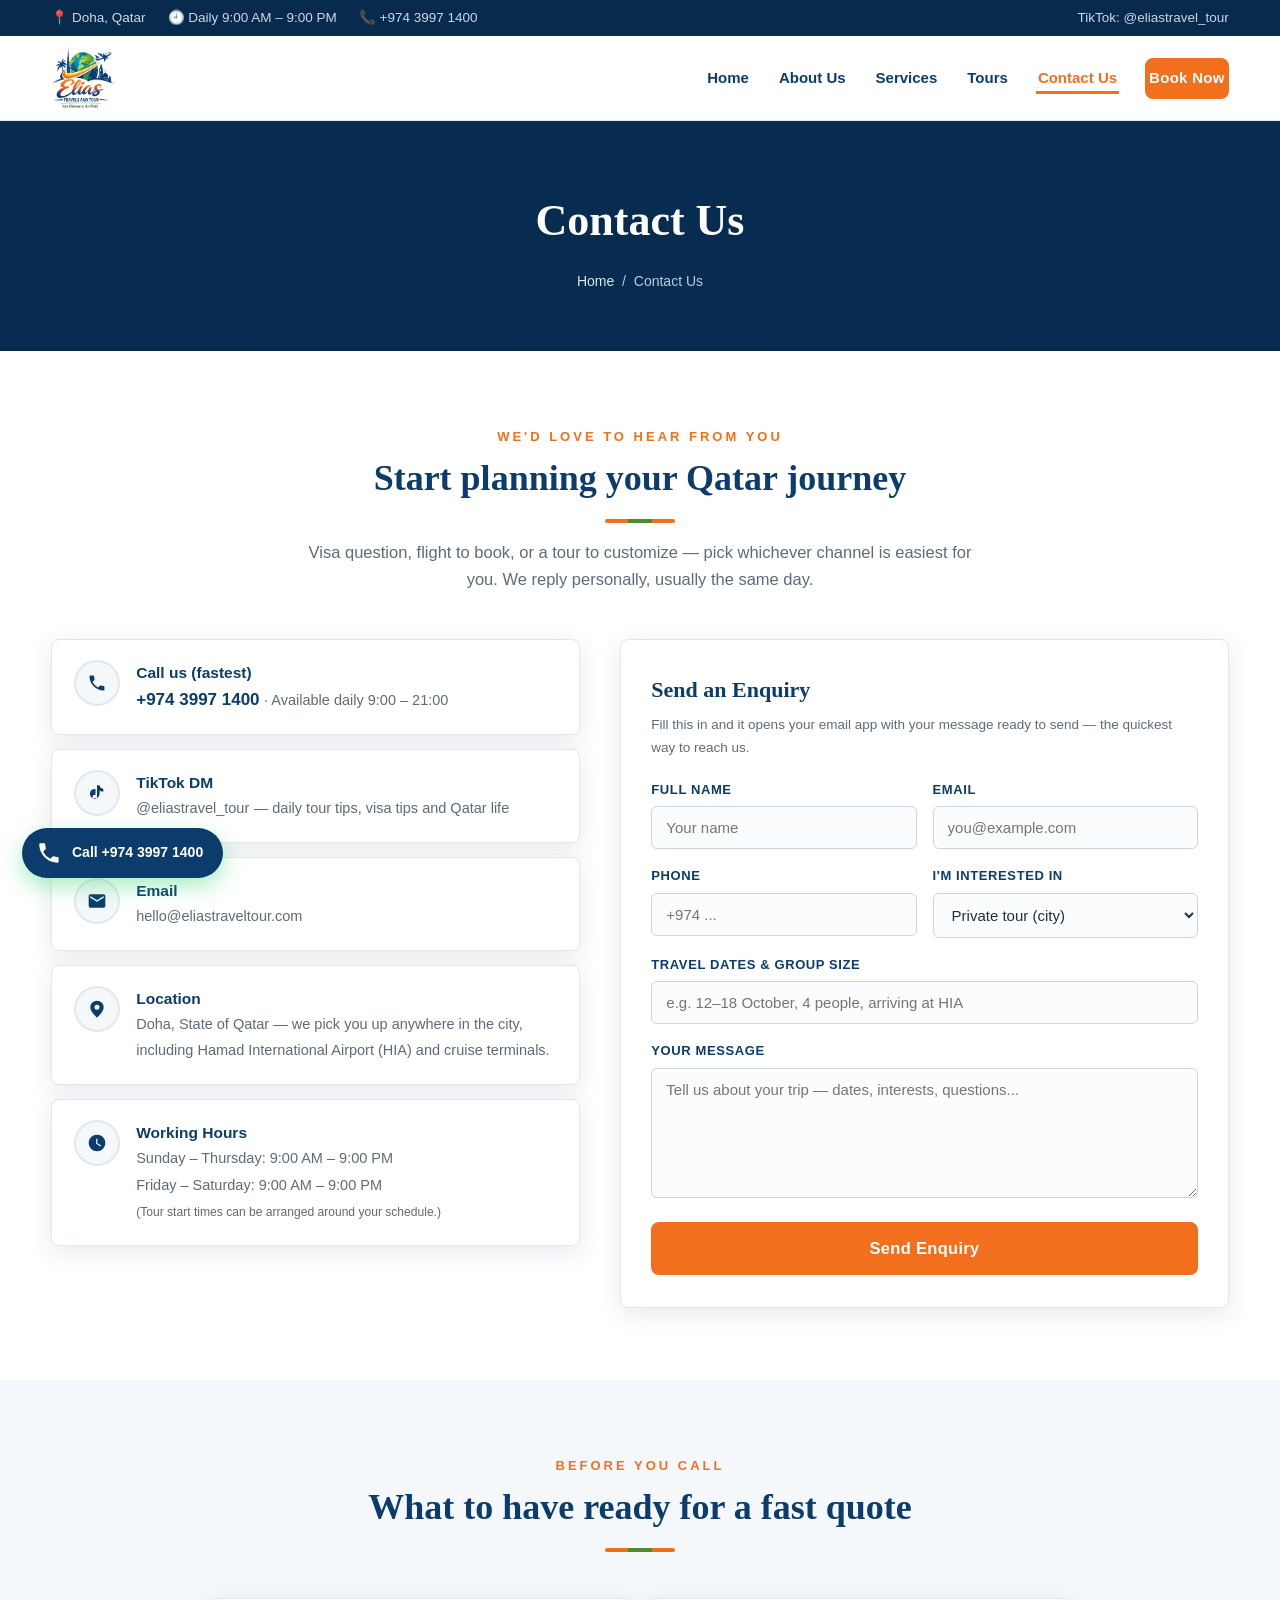
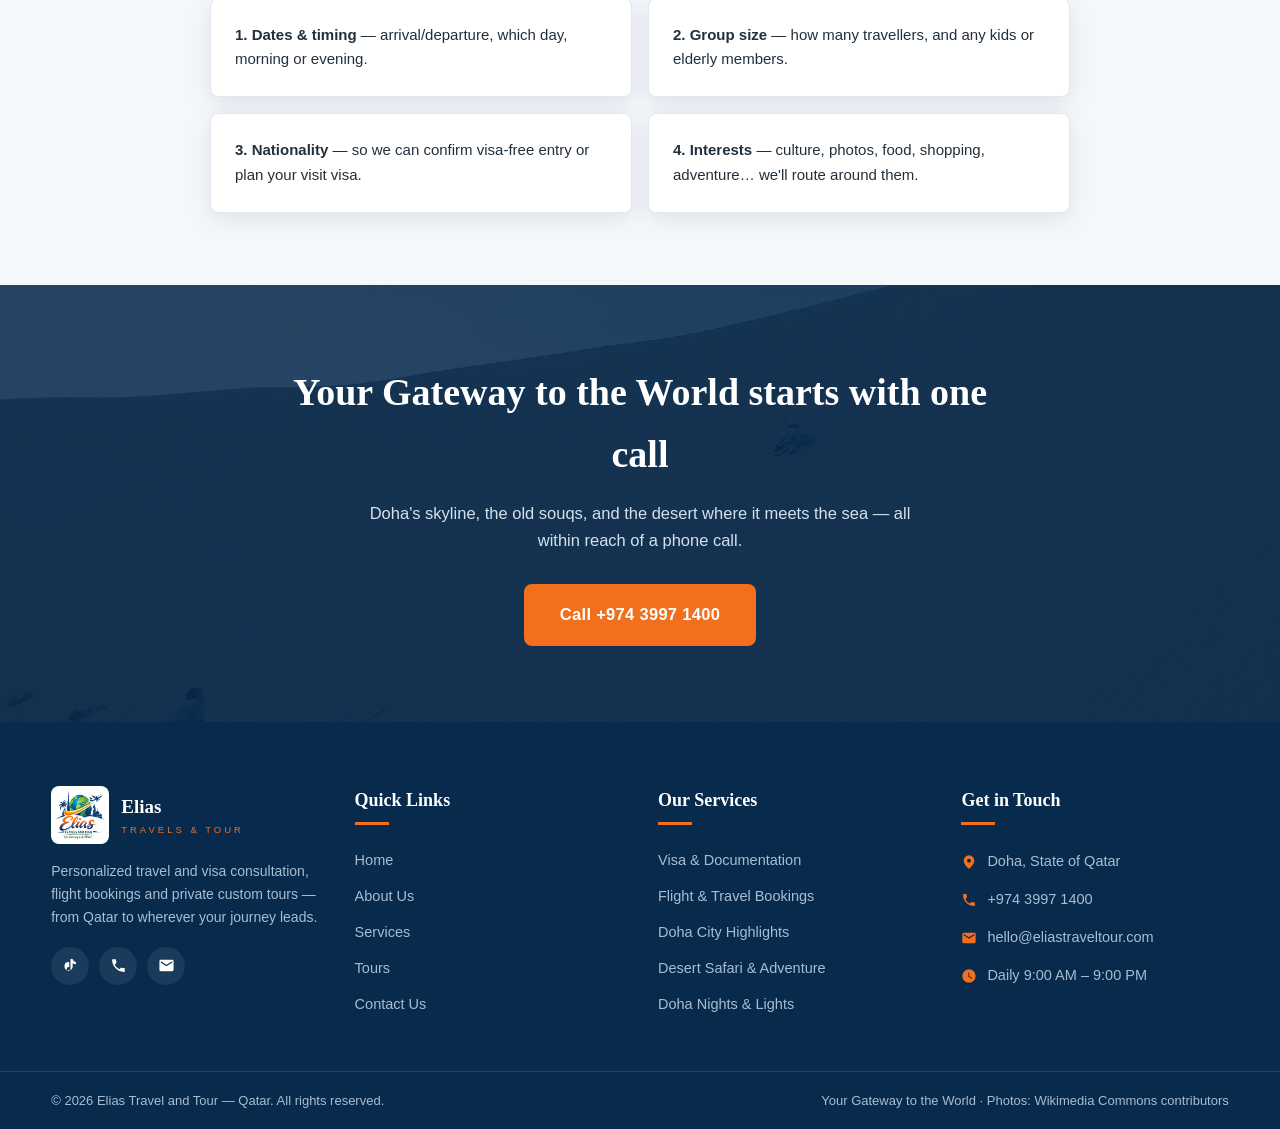
<file: contact.html>
<!DOCTYPE html>
<html lang="en">
<head>
  <meta charset="UTF-8">
  <meta name="viewport" content="width=device-width, initial-scale=1.0">
  <title>Contact Us — Elias Travel and Tour, Qatar</title>
  <meta name="description" content="Contact Elias Travel and Tour in Qatar — call +974 3997 1400, DM us on TikTok @eliastravel_tour, or send an enquiry for visas, flights and private tours.">
  <meta property="og:title" content="Contact Us — Elias Travel and Tour">
  <meta property="og:description" content="Get in touch for visas, flights and private tours in Qatar.">
  <meta property="og:image" content="assets/logo/logo-hd.png">
  <link rel="icon" type="image/png" href="assets/logo/logo-mark.png">
  <link rel="stylesheet" href="css/style.css">
</head>
<body>

<!-- ======= TOP BAR ======= -->
<div class="topbar">
  <div class="container">
    <div class="topbar-left">
      <span class="hide-m">📍 Doha, Qatar</span>
      <span class="hide-m">🕘 Daily 9:00 AM – 9:00 PM</span>
      <span>📞 <a href="tel:+97439971400">+974 3997 1400</a></span>
    </div>
    <div class="topbar-right">
      <a class="fb-ic" href="https://www.tiktok.com/@eliastravel_tour" target="_blank" rel="noopener" title="Follow us on TikTok">TikTok: @eliastravel_tour</a>
    </div>
  </div>
</div>

<!-- ======= HEADER ======= -->
<header class="site-header">
  <div class="container nav-wrap">
    <a class="brand" href="index.html" aria-label="Elias Travel and Tour — Home">
      <img src="assets/logo/logo-mark.png" alt="Elias Travel and Tour logo">
    </a>
    <button class="nav-toggle" aria-label="Toggle menu" aria-expanded="false"><span></span><span></span><span></span></button>
    <nav class="main-nav" aria-label="Main navigation">
      <ul>
        <li><a href="index.html">Home</a></li>
        <li><a href="about.html">About Us</a></li>
        <li><a href="services.html">Services</a></li>
        <li><a href="tours.html">Tours</a></li>
        <li><a href="contact.html" class="active">Contact Us</a></li>
        <li><a class="btn btn-sm" href="contact.html">Book Now</a></li>
      </ul>
    </nav>
  </div>
</header>

<!-- ======= PAGE HERO ======= -->
<div class="page-hero">
  <div class="container">
    <h1>Contact Us</h1>
    <div class="crumb"><a href="index.html">Home</a> &nbsp;/&nbsp; Contact Us</div>
  </div>
</div>

<!-- ======= CONTACT ======= -->
<section>
  <div class="container">
    <div class="section-head">
      <span class="kicker">We'd Love to Hear From You</span>
      <h2>Start planning your Qatar journey</h2>
      <div class="rule"></div>
      <p>Visa question, flight to book, or a tour to customize — pick whichever channel is easiest for you. We reply personally, usually the same day.</p>
    </div>

    <div class="contact-grid">
      <div class="c-info">
        <div class="item">
          <div class="ic"><svg viewBox="0 0 24 24"><path d="M6.6 10.8a15 15 0 0 0 6.6 6.6l2.2-2.2a1 1 0 0 1 1-.2 11 11 0 0 0 3.5.6 1 1 0 0 1 1 1V20a1 1 0 0 1-1 1A17 17 0 0 1 3 4a1 1 0 0 1 1-1h3.5a1 1 0 0 1 1 1 11 11 0 0 0 .6 3.5 1 1 0 0 1-.3 1z"/></svg></div>
          <div>
            <b>Call us (fastest)</b>
            <a href="tel:+97439971400" style="font-size:17px;font-weight:700;color:var(--navy)">+974 3997 1400</a>
            <span> · Available daily 9:00 – 21:00</span>
          </div>
        </div>
        <div class="item">
          <div class="ic"><svg viewBox="0 0 24 24"><path d="M19.6 6.7a4.8 4.8 0 0 1-3.1-1.1 4.8 4.8 0 0 1-1.5-2.8h-3v14.1a2.7 2.7 0 1 1-2.7-2.7c.3 0 .6 0 .9.1V7.2a5.9 5.9 0 0 0-.9-.1 5.8 5.8 0 1 0 5.8 5.8V8.9a7.7 7.7 0 0 0 4.5 1.4V7.2c-.3 0-.7 0-1-.5z"/></svg></div>
          <div>
            <b>TikTok DM</b>
            <a href="https://www.tiktok.com/@eliastravel_tour" target="_blank" rel="noopener">@eliastravel_tour</a>
            <span> — daily tour tips, visa tips and Qatar life</span>
          </div>
        </div>
        <div class="item">
          <div class="ic"><svg viewBox="0 0 24 24"><path d="M20 4H4a2 2 0 0 0-2 2v12a2 2 0 0 0 2 2h16a2 2 0 0 0 2-2V6a2 2 0 0 0-2-2zm0 4-8 5-8-5V6l8 5 8-5z"/></svg></div>
          <div>
            <b>Email</b>
            <!-- TODO: replace with the real business email if different -->
            <a href="mailto:hello@eliastraveltour.com">hello@eliastraveltour.com</a>
          </div>
        </div>
        <div class="item">
          <div class="ic"><svg viewBox="0 0 24 24"><path d="M12 2a8 8 0 0 0-8 8c0 5.4 7 11.5 7.3 11.8a1 1 0 0 0 1.4 0C13 21.5 20 15.4 20 10a8 8 0 0 0-8-8zm0 11a3 3 0 1 1 3-3 3 3 0 0 1-3 3z"/></svg></div>
          <div>
            <b>Location</b>
            <span>Doha, State of Qatar — we pick you up anywhere in the city, including Hamad International Airport (HIA) and cruise terminals.</span>
          </div>
        </div>
        <div class="item">
          <div class="ic"><svg viewBox="0 0 24 24"><path d="M12 2a10 10 0 1 0 10 10A10 10 0 0 0 12 2zm4.2 14.2L11 13V7h1.5v5.2l4.5 2.7-.8 1.3z"/></svg></div>
          <div>
            <b>Working Hours</b>
            <span>Sunday – Thursday: 9:00 AM – 9:00 PM<br>Friday – Saturday: 9:00 AM – 9:00 PM<br><small>(Tour start times can be arranged around your schedule.)</small></span>
          </div>
        </div>
      </div>

      <form class="cform" action="#" method="post">
        <h3>Send an Enquiry</h3>
        <p class="note">Fill this in and it opens your email app with your message ready to send — the quickest way to reach us.</p>
        <div class="frow">
          <div class="fld">
            <label for="name">Full Name</label>
            <input type="text" id="name" name="name" placeholder="Your name" required>
          </div>
          <div class="fld">
            <label for="email">Email</label>
            <input type="email" id="email" name="email" placeholder="you@example.com" required>
          </div>
        </div>
        <div class="frow">
          <div class="fld">
            <label for="phone">Phone</label>
            <input type="tel" id="phone" name="phone" placeholder="+974 ...">
          </div>
          <div class="fld">
            <label for="service">I'm interested in</label>
            <select id="service" name="service">
              <option>Private tour (city)</option>
              <option>Private tour (desert safari)</option>
              <option>Doha Nights &amp; Lights</option>
              <option>Culture &amp; Heritage tour</option>
              <option>Visa assistance</option>
              <option>Flight / travel booking</option>
              <option>Custom package / other</option>
            </select>
          </div>
        </div>
        <div class="fld">
          <label for="dates">Travel dates &amp; group size</label>
          <input type="text" id="dates" name="dates" placeholder="e.g. 12–18 October, 4 people, arriving at HIA">
        </div>
        <div class="fld">
          <label for="message">Your Message</label>
          <textarea id="message" name="message" placeholder="Tell us about your trip — dates, interests, questions..." required></textarea>
        </div>
        <button type="submit" class="btn btn-lg" style="width:100%">Send Enquiry</button>
        <div class="form-msg">Thank you — your email app is opening with the enquiry pre-filled. If you prefer to talk, call us on +974 3997 1400.</div>
      </form>
    </div>
  </div>
</section>

<!-- ======= GOOD TO KNOW ======= -->
<section class="tint">
  <div class="container" style="max-width:860px">
    <div class="section-head">
      <span class="kicker">Before You Call</span>
      <h2>What to have ready for a fast quote</h2>
      <div class="rule"></div>
    </div>
    <div class="grid grid-2" style="gap:16px">
      <div class="svc" style="text-align:left;padding:24px">
        <p style="color:var(--ink);font-size:15px"><b>1. Dates &amp; timing</b> — arrival/departure, which day, morning or evening.</p>
      </div>
      <div class="svc" style="text-align:left;padding:24px">
        <p style="color:var(--ink);font-size:15px"><b>2. Group size</b> — how many travellers, and any kids or elderly members.</p>
      </div>
      <div class="svc" style="text-align:left;padding:24px">
        <p style="color:var(--ink);font-size:15px"><b>3. Nationality</b> — so we can confirm visa-free entry or plan your visit visa.</p>
      </div>
      <div class="svc" style="text-align:left;padding:24px">
        <p style="color:var(--ink);font-size:15px"><b>4. Interests</b> — culture, photos, food, shopping, adventure… we'll route around them.</p>
      </div>
    </div>
  </div>
</section>

<!-- ======= CTA ======= -->
<section class="cta">
  <div class="container">
    <h2>Your Gateway to the World starts with one call</h2>
    <p>Doha's skyline, the old souqs, and the desert where it meets the sea — all within reach of a phone call.</p>
    <div class="hero-actions">
      <a class="btn btn-lg" href="tel:+97439971400">Call +974 3997 1400</a>
    </div>
  </div>
</section>

<!-- ======= FOOTER ======= -->
<footer class="footer">
  <div class="top">
    <div class="container">
      <div class="grid grid-4">
        <div>
          <div class="about-brand">
            <img src="assets/logo/logo-mark.png" alt="Elias Travel and Tour logo">
            <div>
              <div class="b1">Elias</div>
              <div class="b2">Travels &amp; Tour</div>
            </div>
          </div>
          <p style="font-size:14px">Personalized travel and visa consultation, flight bookings and private custom tours — from Qatar to wherever your journey leads.</p>
          <div class="socials">
            <a href="https://www.tiktok.com/@eliastravel_tour" target="_blank" rel="noopener" aria-label="TikTok" title="TikTok">
              <svg viewBox="0 0 24 24"><path d="M19.6 6.7a4.8 4.8 0 0 1-3.1-1.1 4.8 4.8 0 0 1-1.5-2.8h-3v14.1a2.7 2.7 0 1 1-2.7-2.7c.3 0 .6 0 .9.1V7.2a5.9 5.9 0 0 0-.9-.1 5.8 5.8 0 1 0 5.8 5.8V8.9a7.7 7.7 0 0 0 4.5 1.4V7.2c-.3 0-.7 0-1-.5z"/></svg>
            </a>
            <a href="tel:+97439971400" aria-label="Call us" title="Call us">
              <svg viewBox="0 0 24 24"><path d="M6.6 10.8a15 15 0 0 0 6.6 6.6l2.2-2.2a1 1 0 0 1 1-.2 11 11 0 0 0 3.5.6 1 1 0 0 1 1 1V20a1 1 0 0 1-1 1A17 17 0 0 1 3 4a1 1 0 0 1 1-1h3.5a1 1 0 0 1 1 1 11 11 0 0 0 .6 3.5 1 1 0 0 1-.3 1z"/></svg>
            </a>
            <a href="mailto:hello@eliastraveltour.com" aria-label="Email us" title="Email us">
              <svg viewBox="0 0 24 24"><path d="M20 4H4a2 2 0 0 0-2 2v12a2 2 0 0 0 2 2h16a2 2 0 0 0 2-2V6a2 2 0 0 0-2-2zm0 4-8 5-8-5V6l8 5 8-5z"/></svg>
            </a>
          </div>
        </div>
        <div>
          <h4>Quick Links</h4>
          <ul>
            <li><a href="index.html">Home</a></li>
            <li><a href="about.html">About Us</a></li>
            <li><a href="services.html">Services</a></li>
            <li><a href="tours.html">Tours</a></li>
            <li><a href="contact.html">Contact Us</a></li>
          </ul>
        </div>
        <div>
          <h4>Our Services</h4>
          <ul>
            <li><a href="services.html">Visa &amp; Documentation</a></li>
            <li><a href="services.html">Flight &amp; Travel Bookings</a></li>
            <li><a href="tours.html">Doha City Highlights</a></li>
            <li><a href="tours.html">Desert Safari &amp; Adventure</a></li>
            <li><a href="tours.html">Doha Nights &amp; Lights</a></li>
          </ul>
        </div>
        <div>
          <h4>Get in Touch</h4>
          <div class="contact-li"><svg viewBox="0 0 24 24"><path d="M12 2a8 8 0 0 0-8 8c0 5.4 7 11.5 7.3 11.8a1 1 0 0 0 1.4 0C13 21.5 20 15.4 20 10a8 8 0 0 0-8-8zm0 11a3 3 0 1 1 3-3 3 3 0 0 1-3 3z"/></svg><span>Doha, State of Qatar</span></div>
          <div class="contact-li"><svg viewBox="0 0 24 24"><path d="M6.6 10.8a15 15 0 0 0 6.6 6.6l2.2-2.2a1 1 0 0 1 1-.2 11 11 0 0 0 3.5.6 1 1 0 0 1 1 1V20a1 1 0 0 1-1 1A17 17 0 0 1 3 4a1 1 0 0 1 1-1h3.5a1 1 0 0 1 1 1 11 11 0 0 0 .6 3.5 1 1 0 0 1-.3 1z"/></svg><a href="tel:+97439971400">+974 3997 1400</a></div>
          <div class="contact-li"><svg viewBox="0 0 24 24"><path d="M20 4H4a2 2 0 0 0-2 2v12a2 2 0 0 0 2 2h16a2 2 0 0 0 2-2V6a2 2 0 0 0-2-2zm0 4-8 5-8-5V6l8 5 8-5z"/></svg><a href="mailto:hello@eliastraveltour.com">hello@eliastraveltour.com</a></div>
          <div class="contact-li"><svg viewBox="0 0 24 24"><path d="M12 2a10 10 0 1 0 10 10A10 10 0 0 0 12 2zm4.2 14.2L11 13V7h1.5v5.2l4.5 2.7-.8 1.3z"/></svg><span>Daily 9:00 AM – 9:00 PM</span></div>
        </div>
      </div>
    </div>
  </div>
  <div class="bottom">
    <div class="container">
      <span>© <span id="year">2026</span> Elias Travel and Tour — Qatar. All rights reserved.</span>
      <span>Your Gateway to the World · Photos: Wikimedia Commons contributors</span>
    </div>
  </div>
</footer>

<a class="wa-float" href="tel:+97439971400" aria-label="Call Elias Travel and Tour" style="background:var(--navy)">
  <svg viewBox="0 0 24 24"><path d="M6.6 10.8a15 15 0 0 0 6.6 6.6l2.2-2.2a1 1 0 0 1 1-.2 11 11 0 0 0 3.5.6 1 1 0 0 1 1 1V20a1 1 0 0 1-1 1A17 17 0 0 1 3 4a1 1 0 0 1 1-1h3.5a1 1 0 0 1 1 1 11 11 0 0 0 .6 3.5 1 1 0 0 1-.3 1z"/></svg>
  <span>Call +974 3997 1400</span>
</a>
<button class="to-top" aria-label="Back to top">↑</button>

<script src="js/main.js"></script>
</body>
</html>
</file>
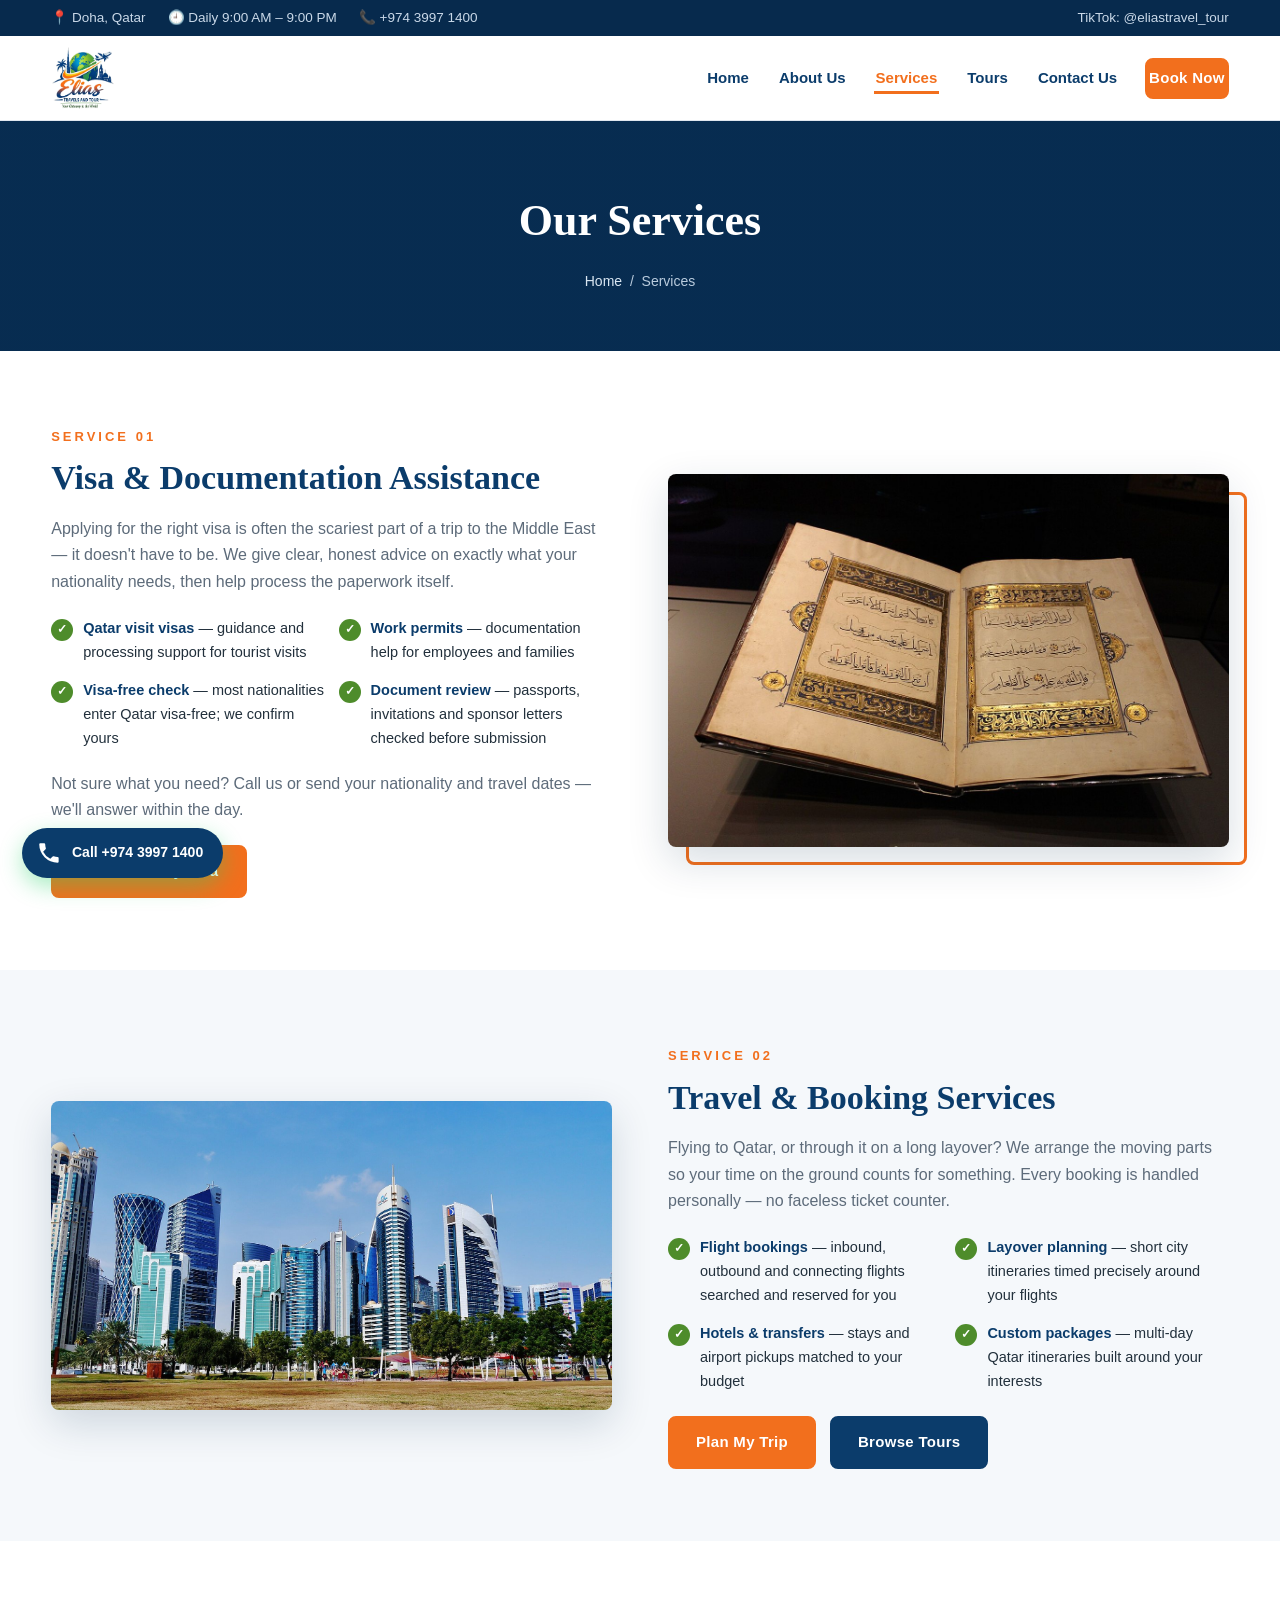
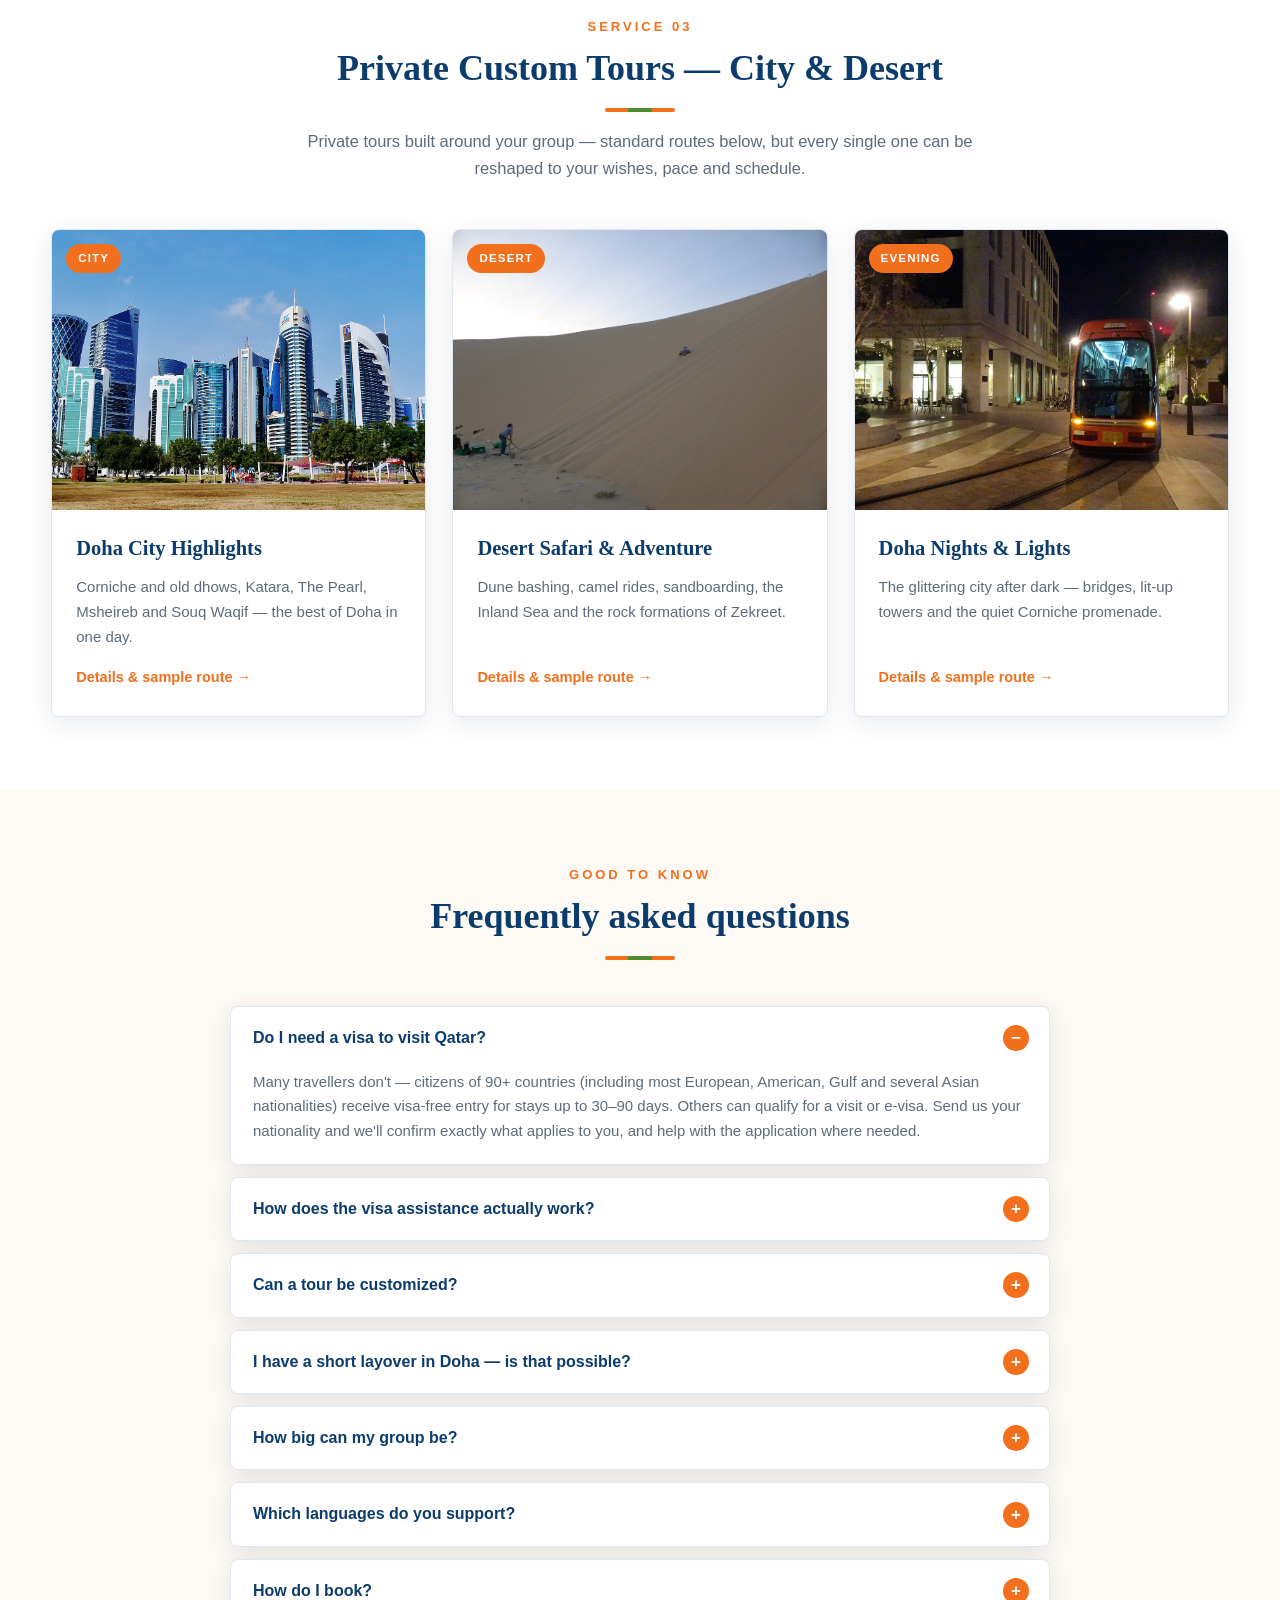
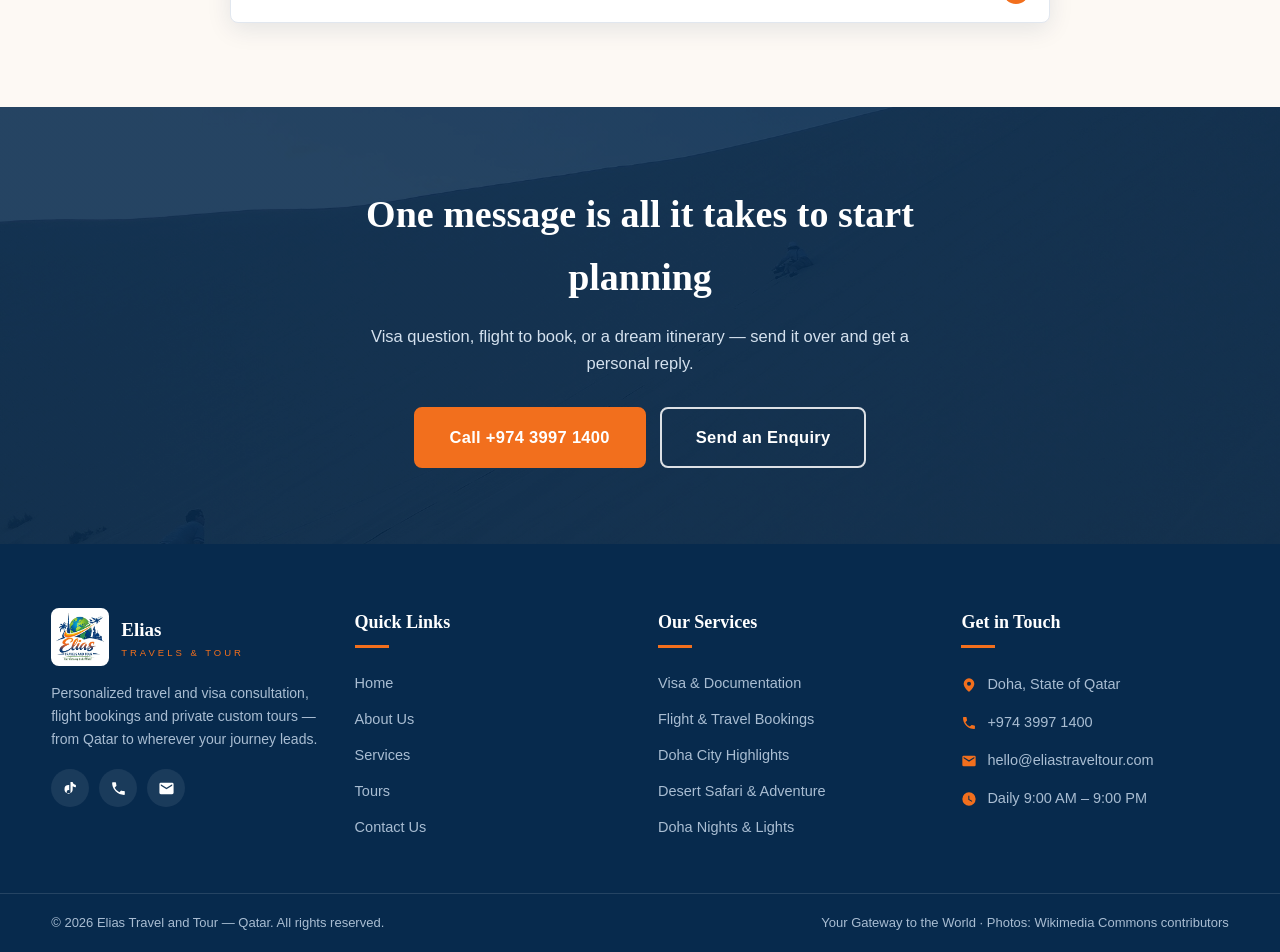
<file: services.html>
<!DOCTYPE html>
<html lang="en">
<head>
  <meta charset="UTF-8">
  <meta name="viewport" content="width=device-width, initial-scale=1.0">
  <title>Our Services — Visa, Flights &amp; Tours | Elias Travel and Tour</title>
  <meta name="description" content="Visa & documentation assistance, flight bookings, travel consultation and custom tour packages in Qatar. Personalized service from Elias Travel and Tour.">
  <meta property="og:title" content="Our Services — Elias Travel and Tour">
  <meta property="og:description" content="Visa assistance, flight bookings and custom tour packages in Qatar.">
  <meta property="og:image" content="assets/logo/logo-hd.png">
  <link rel="icon" type="image/png" href="assets/logo/logo-mark.png">
  <link rel="stylesheet" href="css/style.css">
</head>
<body>

<!-- ======= TOP BAR ======= -->
<div class="topbar">
  <div class="container">
    <div class="topbar-left">
      <span class="hide-m">📍 Doha, Qatar</span>
      <span class="hide-m">🕘 Daily 9:00 AM – 9:00 PM</span>
      <span>📞 <a href="tel:+97439971400">+974 3997 1400</a></span>
    </div>
    <div class="topbar-right">
      <a class="fb-ic" href="https://www.tiktok.com/@eliastravel_tour" target="_blank" rel="noopener" title="Follow us on TikTok">TikTok: @eliastravel_tour</a>
    </div>
  </div>
</div>

<!-- ======= HEADER ======= -->
<header class="site-header">
  <div class="container nav-wrap">
    <a class="brand" href="index.html" aria-label="Elias Travel and Tour — Home">
      <img src="assets/logo/logo-mark.png" alt="Elias Travel and Tour logo">
    </a>
    <button class="nav-toggle" aria-label="Toggle menu" aria-expanded="false"><span></span><span></span><span></span></button>
    <nav class="main-nav" aria-label="Main navigation">
      <ul>
        <li><a href="index.html">Home</a></li>
        <li><a href="about.html">About Us</a></li>
        <li><a href="services.html" class="active">Services</a></li>
        <li><a href="tours.html">Tours</a></li>
        <li><a href="contact.html">Contact Us</a></li>
        <li><a class="btn btn-sm" href="contact.html">Book Now</a></li>
      </ul>
    </nav>
  </div>
</header>

<!-- ======= PAGE HERO ======= -->
<div class="page-hero">
  <div class="container">
    <h1>Our Services</h1>
    <div class="crumb"><a href="index.html">Home</a> &nbsp;/&nbsp; Services</div>
  </div>
</div>

<!-- ======= VISA ======= -->
<section>
  <div class="container">
    <div class="split">
      <div>
        <span class="kicker">Service 01</span>
        <h2>Visa &amp; Documentation Assistance</h2>
        <p>Applying for the right visa is often the scariest part of a trip to the Middle East — it doesn't have to be. We give clear, honest advice on exactly what your nationality needs, then help process the paperwork itself.</p>
        <ul class="value-list">
          <li><span class="tick">✓</span><span><b>Qatar visit visas</b> — guidance and processing support for tourist visits</span></li>
          <li><span class="tick">✓</span><span><b>Work permits</b> — documentation help for employees and families</span></li>
          <li><span class="tick">✓</span><span><b>Visa-free check</b> — most nationalities enter Qatar visa-free; we confirm yours</span></li>
          <li><span class="tick">✓</span><span><b>Document review</b> — passports, invitations and sponsor letters checked before submission</span></li>
        </ul>
        <p style="margin-top:20px">Not sure what you need? Call us or send your nationality and travel dates — we'll answer within the day.</p>
        <div class="hero-actions" style="margin-top:22px">
          <a class="btn" href="tel:+97439971400">Ask About My Visa</a>
        </div>
      </div>
      <div class="photo">
        <img src="assets/img/common-mia.jpg" alt="Illuminated manuscript at the Museum of Islamic Art, Doha">
        <div class="frame"></div>
      </div>
    </div>
  </div>
</section>

<!-- ======= FLIGHTS & BOOKINGS ======= -->
<section class="tint">
  <div class="container">
    <div class="split">
      <div class="photo">
        <img src="assets/img/common-skyline.jpg" alt="Doha skyline seen across the Corniche">
        <div class="frame"></div>
      </div>
      <div>
        <span class="kicker">Service 02</span>
        <h2>Travel &amp; Booking Services</h2>
        <p>Flying to Qatar, or through it on a long layover? We arrange the moving parts so your time on the ground counts for something. Every booking is handled personally — no faceless ticket counter.</p>
        <ul class="value-list">
          <li><span class="tick">✓</span><span><b>Flight bookings</b> — inbound, outbound and connecting flights searched and reserved for you</span></li>
          <li><span class="tick">✓</span><span><b>Layover planning</b> — short city itineraries timed precisely around your flights</span></li>
          <li><span class="tick">✓</span><span><b>Hotels &amp; transfers</b> — stays and airport pickups matched to your budget</span></li>
          <li><span class="tick">✓</span><span><b>Custom packages</b> — multi-day Qatar itineraries built around your interests</span></li>
        </ul>
        <div class="hero-actions" style="margin-top:22px">
          <a class="btn" href="contact.html">Plan My Trip</a>
          <a class="btn btn-navy" href="tours.html">Browse Tours</a>
        </div>
      </div>
    </div>
  </div>
</section>

<!-- ======= TOURS SERVICE ======= -->
<section>
  <div class="container">
    <div class="section-head">
      <span class="kicker">Service 03</span>
      <h2>Private Custom Tours — City &amp; Desert</h2>
      <div class="rule"></div>
      <p>Private tours built around your group — standard routes below, but every single one can be reshaped to your wishes, pace and schedule.</p>
    </div>
    <div class="grid grid-3">
      <div class="card">
        <div class="thumb"><img src="assets/img/common-skyline.jpg" alt="Doha skyline and palm trees along the Corniche" loading="lazy"><span class="badge">City</span></div>
        <div class="body">
          <h3>Doha City Highlights</h3>
          <p>Corniche and old dhows, Katara, The Pearl, Msheireb and Souq Waqif — the best of Doha in one day.</p>
          <a class="link" href="tours.html">Details &amp; sample route →</a>
        </div>
      </div>
      <div class="card">
        <div class="thumb"><img src="assets/img/common-dunesunset.jpg" alt="Golden dunes of the Qatari desert" loading="lazy"><span class="badge">Desert</span></div>
        <div class="body">
          <h3>Desert Safari &amp; Adventure</h3>
          <p>Dune bashing, camel rides, sandboarding, the Inland Sea and the rock formations of Zekreet.</p>
          <a class="link" href="tours.html">Details &amp; sample route →</a>
        </div>
      </div>
      <div class="card">
        <div class="thumb"><img src="assets/img/common-night.jpg" alt="Modern Doha illuminated at night" loading="lazy"><span class="badge">Evening</span></div>
        <div class="body">
          <h3>Doha Nights &amp; Lights</h3>
          <p>The glittering city after dark — bridges, lit-up towers and the quiet Corniche promenade.</p>
          <a class="link" href="tours.html">Details &amp; sample route →</a>
        </div>
      </div>
    </div>
  </div>
</section>

<!-- ======= FAQ ======= -->
<section class="warm">
  <div class="container">
    <div class="section-head">
      <span class="kicker">Good to Know</span>
      <h2>Frequently asked questions</h2>
      <div class="rule"></div>
    </div>
    <div class="faq">
      <details open>
        <summary>Do I need a visa to visit Qatar?</summary>
        <div class="a">Many travellers don't — citizens of 90+ countries (including most European, American, Gulf and several Asian nationalities) receive visa-free entry for stays up to 30–90 days. Others can qualify for a visit or e-visa. Send us your nationality and we'll confirm exactly what applies to you, and help with the application where needed.</div>
      </details>
      <details>
        <summary>How does the visa assistance actually work?</summary>
        <div class="a">We review your documents (passport, photos, invitation or sponsorship letters where applicable), advise on the correct category, and guide you through the submission using our local support in Qatar. You'll always know the status of your file and what happens next.</div>
      </details>
      <details>
        <summary>Can a tour be customized?</summary>
        <div class="a">Yes — it's the default, not the exception. Tell us which places matter to you, what to skip, and how much time you have. Past requests have included early-morning airport pickups, family-friendly pacing, food stops at local cafés and photo-first itineraries.</div>
      </details>
      <details>
        <summary>I have a short layover in Doha — is that possible?</summary>
        <div class="a">It's one of the most popular scenarios. We build short city itineraries timed around your flights, meet you at arrivals, and guarantee drop-off well before your departure. Most nationalities can enter visa-free during the layover.</div>
      </details>
      <details>
        <summary>How big can my group be?</summary>
        <div class="a">Our services cover individuals, families and groups of all sizes. For tours, larger groups are simply handled with additional vehicles — just tell us your numbers when you enquire.</div>
      </details>
      <details>
        <summary>Which languages do you support?</summary>
        <div class="a">We work in Arabic and English, and we're happy to arrange support in other languages when needed for tours and documentation. Just let us know in advance.</div>
      </details>
      <details>
        <summary>How do I book?</summary>
        <div class="a">Call us on <a href="tel:+97439971400">+974 3997 1400</a>, send us a DM on <a href="https://www.tiktok.com/@eliastravel_tour" target="_blank" rel="noopener">TikTok @eliastravel_tour</a>, or use the <a href="contact.html">contact form</a>. Say your dates, group size and interest, and you'll get a personal reply with a plan and a quote.</div>
      </details>
    </div>
  </div>
</section>

<!-- ======= CTA ======= -->
<section class="cta">
  <div class="container">
    <h2>One message is all it takes to start planning</h2>
    <p>Visa question, flight to book, or a dream itinerary — send it over and get a personal reply.</p>
    <div class="hero-actions">
      <a class="btn btn-lg" href="tel:+97439971400">Call +974 3997 1400</a>
      <a class="btn btn-outline btn-lg" href="contact.html">Send an Enquiry</a>
    </div>
  </div>
</section>

<!-- ======= FOOTER ======= -->
<footer class="footer">
  <div class="top">
    <div class="container">
      <div class="grid grid-4">
        <div>
          <div class="about-brand">
            <img src="assets/logo/logo-mark.png" alt="Elias Travel and Tour logo">
            <div>
              <div class="b1">Elias</div>
              <div class="b2">Travels &amp; Tour</div>
            </div>
          </div>
          <p style="font-size:14px">Personalized travel and visa consultation, flight bookings and private custom tours — from Qatar to wherever your journey leads.</p>
          <div class="socials">
            <a href="https://www.tiktok.com/@eliastravel_tour" target="_blank" rel="noopener" aria-label="TikTok" title="TikTok">
              <svg viewBox="0 0 24 24"><path d="M19.6 6.7a4.8 4.8 0 0 1-3.1-1.1 4.8 4.8 0 0 1-1.5-2.8h-3v14.1a2.7 2.7 0 1 1-2.7-2.7c.3 0 .6 0 .9.1V7.2a5.9 5.9 0 0 0-.9-.1 5.8 5.8 0 1 0 5.8 5.8V8.9a7.7 7.7 0 0 0 4.5 1.4V7.2c-.3 0-.7 0-1-.5z"/></svg>
            </a>
            <a href="tel:+97439971400" aria-label="Call us" title="Call us">
              <svg viewBox="0 0 24 24"><path d="M6.6 10.8a15 15 0 0 0 6.6 6.6l2.2-2.2a1 1 0 0 1 1-.2 11 11 0 0 0 3.5.6 1 1 0 0 1 1 1V20a1 1 0 0 1-1 1A17 17 0 0 1 3 4a1 1 0 0 1 1-1h3.5a1 1 0 0 1 1 1 11 11 0 0 0 .6 3.5 1 1 0 0 1-.3 1z"/></svg>
            </a>
            <a href="mailto:hello@eliastraveltour.com" aria-label="Email us" title="Email us">
              <svg viewBox="0 0 24 24"><path d="M20 4H4a2 2 0 0 0-2 2v12a2 2 0 0 0 2 2h16a2 2 0 0 0 2-2V6a2 2 0 0 0-2-2zm0 4-8 5-8-5V6l8 5 8-5z"/></svg>
            </a>
          </div>
        </div>
        <div>
          <h4>Quick Links</h4>
          <ul>
            <li><a href="index.html">Home</a></li>
            <li><a href="about.html">About Us</a></li>
            <li><a href="services.html">Services</a></li>
            <li><a href="tours.html">Tours</a></li>
            <li><a href="contact.html">Contact Us</a></li>
          </ul>
        </div>
        <div>
          <h4>Our Services</h4>
          <ul>
            <li><a href="services.html">Visa &amp; Documentation</a></li>
            <li><a href="services.html">Flight &amp; Travel Bookings</a></li>
            <li><a href="tours.html">Doha City Highlights</a></li>
            <li><a href="tours.html">Desert Safari &amp; Adventure</a></li>
            <li><a href="tours.html">Doha Nights &amp; Lights</a></li>
          </ul>
        </div>
        <div>
          <h4>Get in Touch</h4>
          <div class="contact-li"><svg viewBox="0 0 24 24"><path d="M12 2a8 8 0 0 0-8 8c0 5.4 7 11.5 7.3 11.8a1 1 0 0 0 1.4 0C13 21.5 20 15.4 20 10a8 8 0 0 0-8-8zm0 11a3 3 0 1 1 3-3 3 3 0 0 1-3 3z"/></svg><span>Doha, State of Qatar</span></div>
          <div class="contact-li"><svg viewBox="0 0 24 24"><path d="M6.6 10.8a15 15 0 0 0 6.6 6.6l2.2-2.2a1 1 0 0 1 1-.2 11 11 0 0 0 3.5.6 1 1 0 0 1 1 1V20a1 1 0 0 1-1 1A17 17 0 0 1 3 4a1 1 0 0 1 1-1h3.5a1 1 0 0 1 1 1 11 11 0 0 0 .6 3.5 1 1 0 0 1-.3 1z"/></svg><a href="tel:+97439971400">+974 3997 1400</a></div>
          <div class="contact-li"><svg viewBox="0 0 24 24"><path d="M20 4H4a2 2 0 0 0-2 2v12a2 2 0 0 0 2 2h16a2 2 0 0 0 2-2V6a2 2 0 0 0-2-2zm0 4-8 5-8-5V6l8 5 8-5z"/></svg><a href="mailto:hello@eliastraveltour.com">hello@eliastraveltour.com</a></div>
          <div class="contact-li"><svg viewBox="0 0 24 24"><path d="M12 2a10 10 0 1 0 10 10A10 10 0 0 0 12 2zm4.2 14.2L11 13V7h1.5v5.2l4.5 2.7-.8 1.3z"/></svg><span>Daily 9:00 AM – 9:00 PM</span></div>
        </div>
      </div>
    </div>
  </div>
  <div class="bottom">
    <div class="container">
      <span>© <span id="year">2026</span> Elias Travel and Tour — Qatar. All rights reserved.</span>
      <span>Your Gateway to the World · Photos: Wikimedia Commons contributors</span>
    </div>
  </div>
</footer>

<a class="wa-float" href="tel:+97439971400" aria-label="Call Elias Travel and Tour" style="background:var(--navy)">
  <svg viewBox="0 0 24 24"><path d="M6.6 10.8a15 15 0 0 0 6.6 6.6l2.2-2.2a1 1 0 0 1 1-.2 11 11 0 0 0 3.5.6 1 1 0 0 1 1 1V20a1 1 0 0 1-1 1A17 17 0 0 1 3 4a1 1 0 0 1 1-1h3.5a1 1 0 0 1 1 1 11 11 0 0 0 .6 3.5 1 1 0 0 1-.3 1z"/></svg>
  <span>Call +974 3997 1400</span>
</a>
<button class="to-top" aria-label="Back to top">↑</button>

<script src="js/main.js"></script>
</body>
</html>
</file>
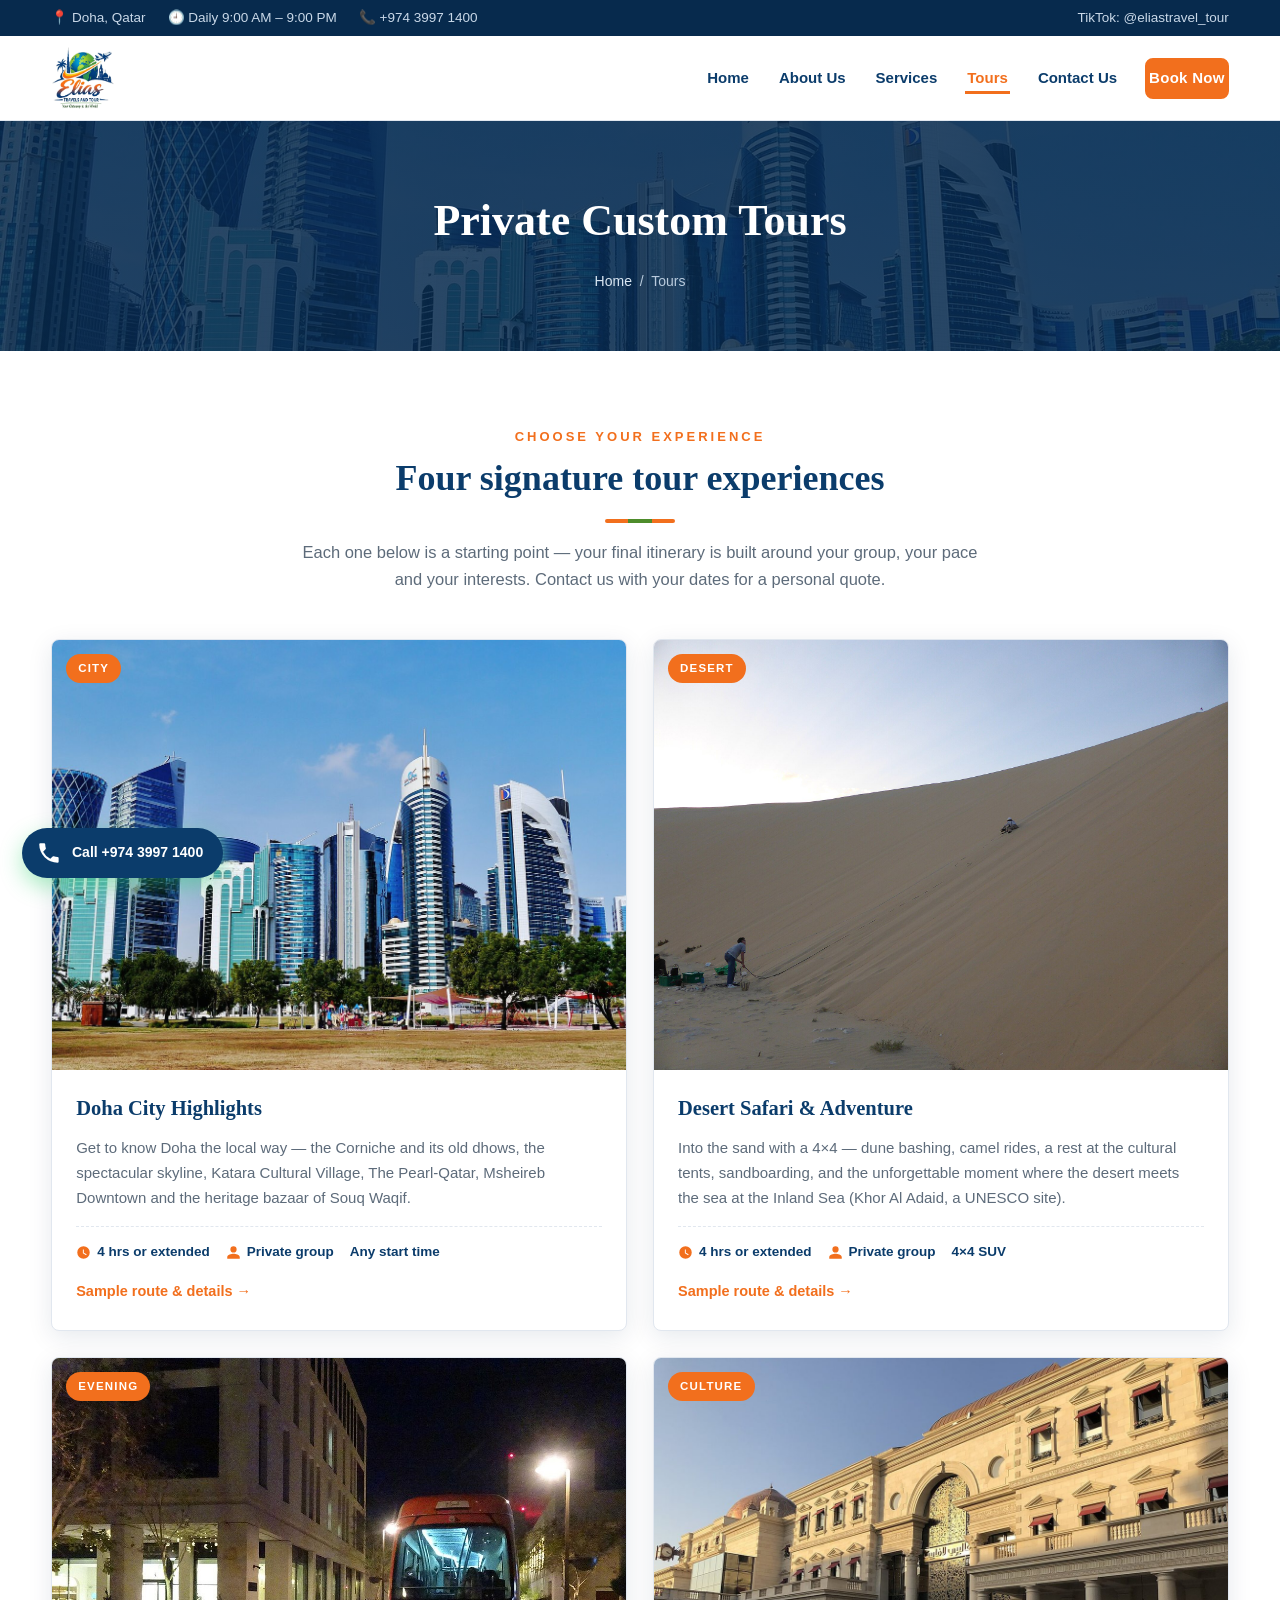
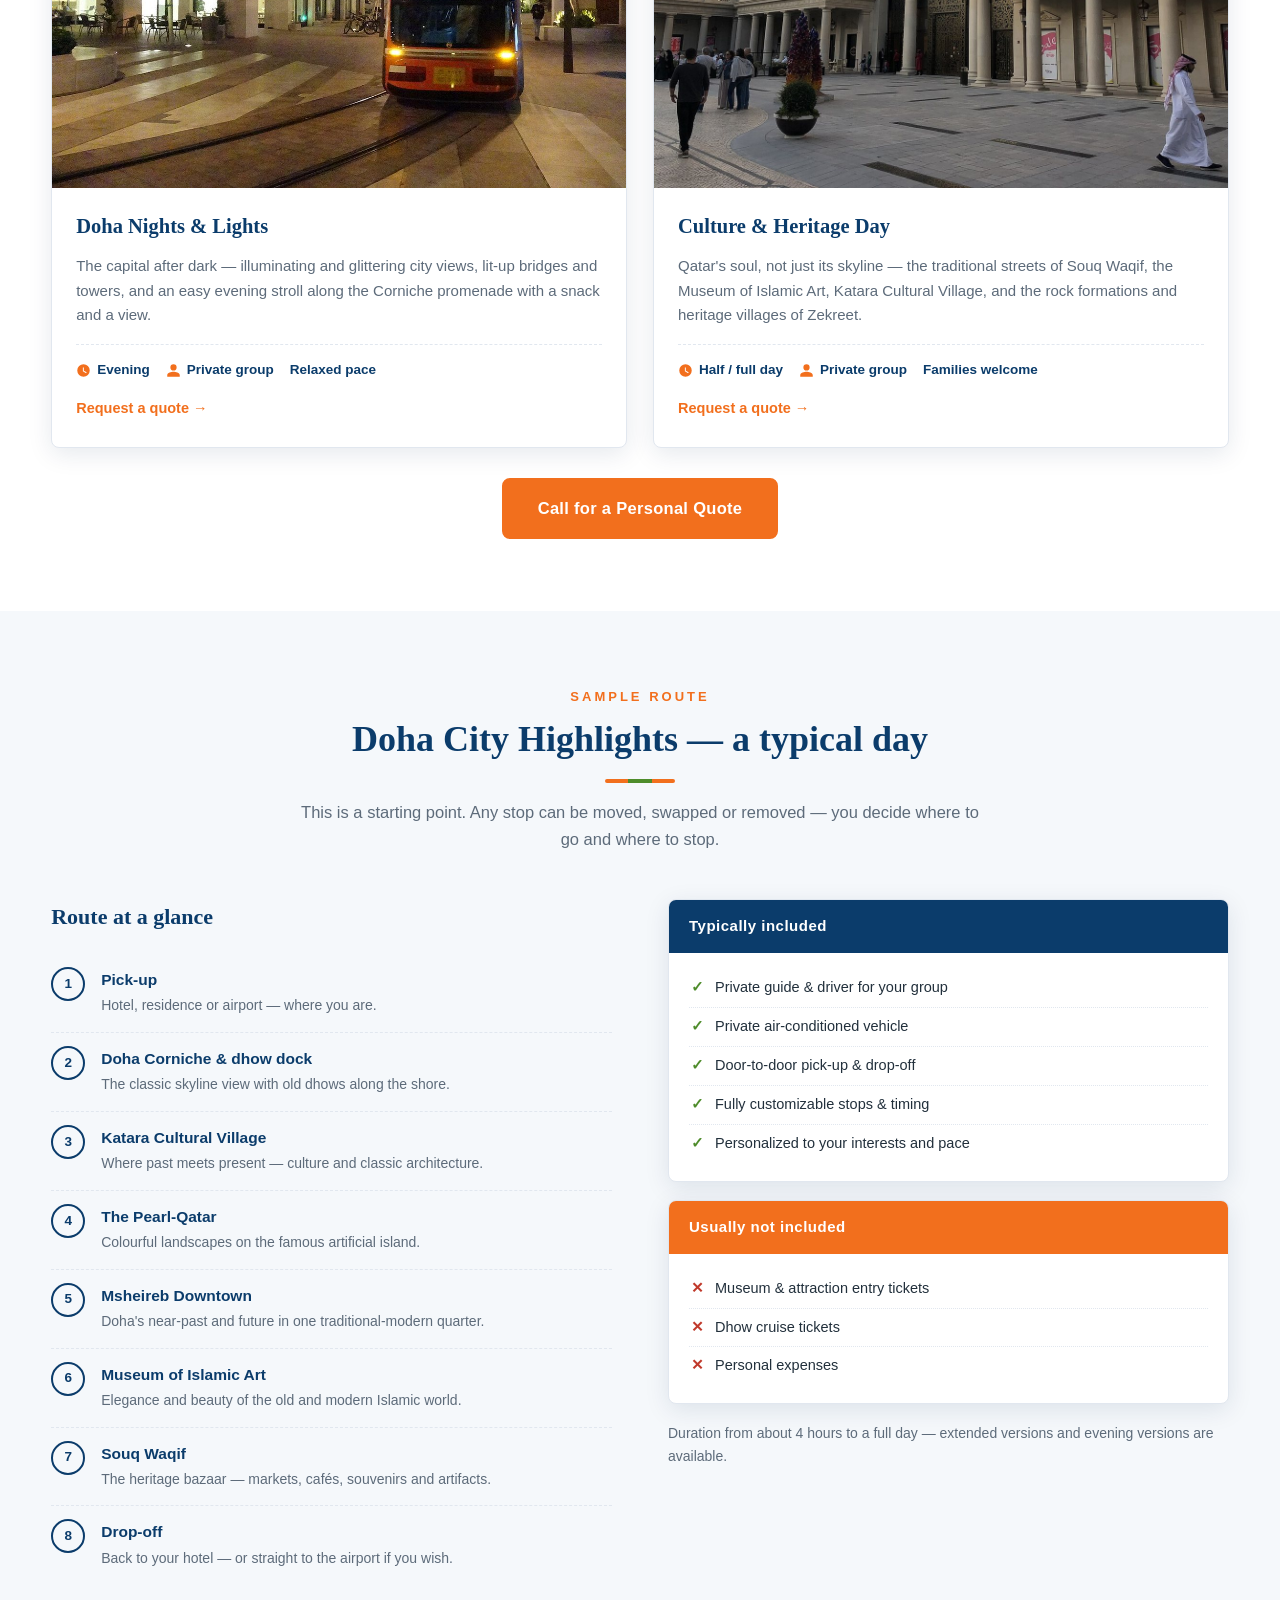
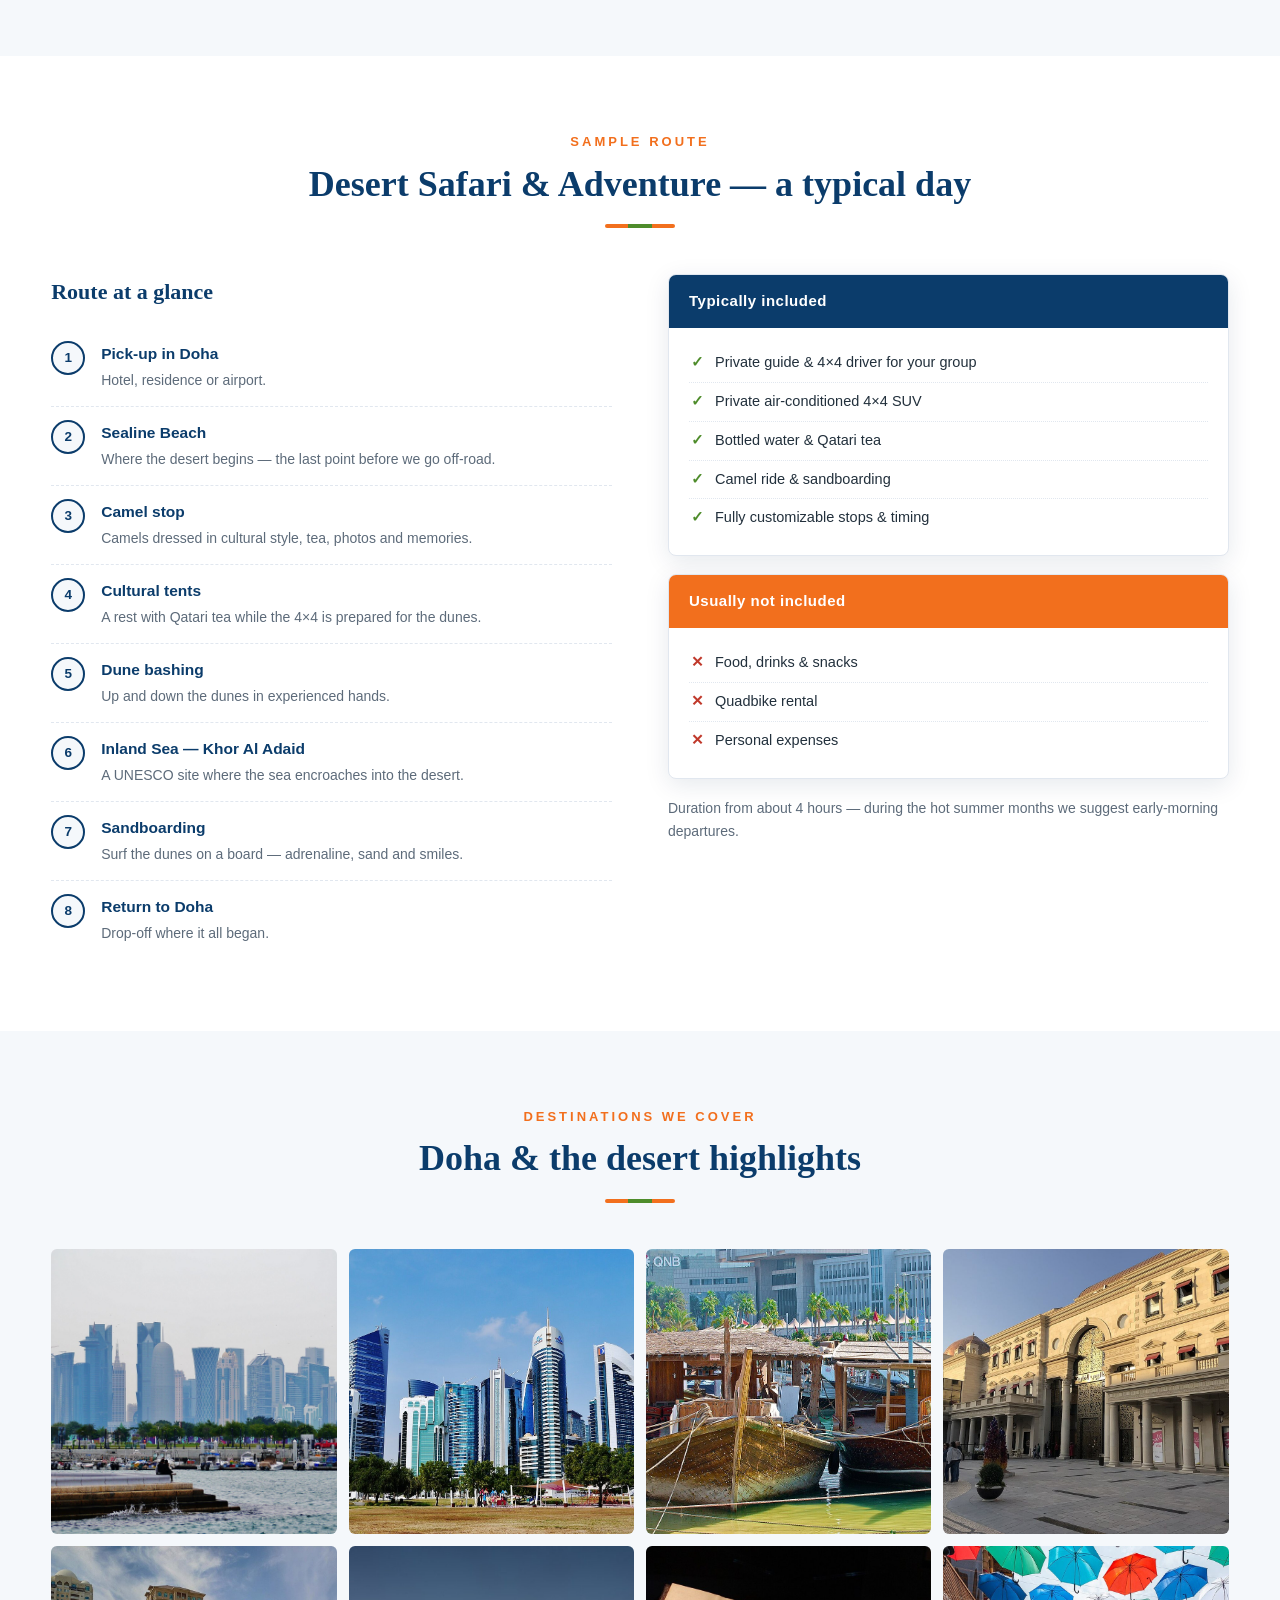
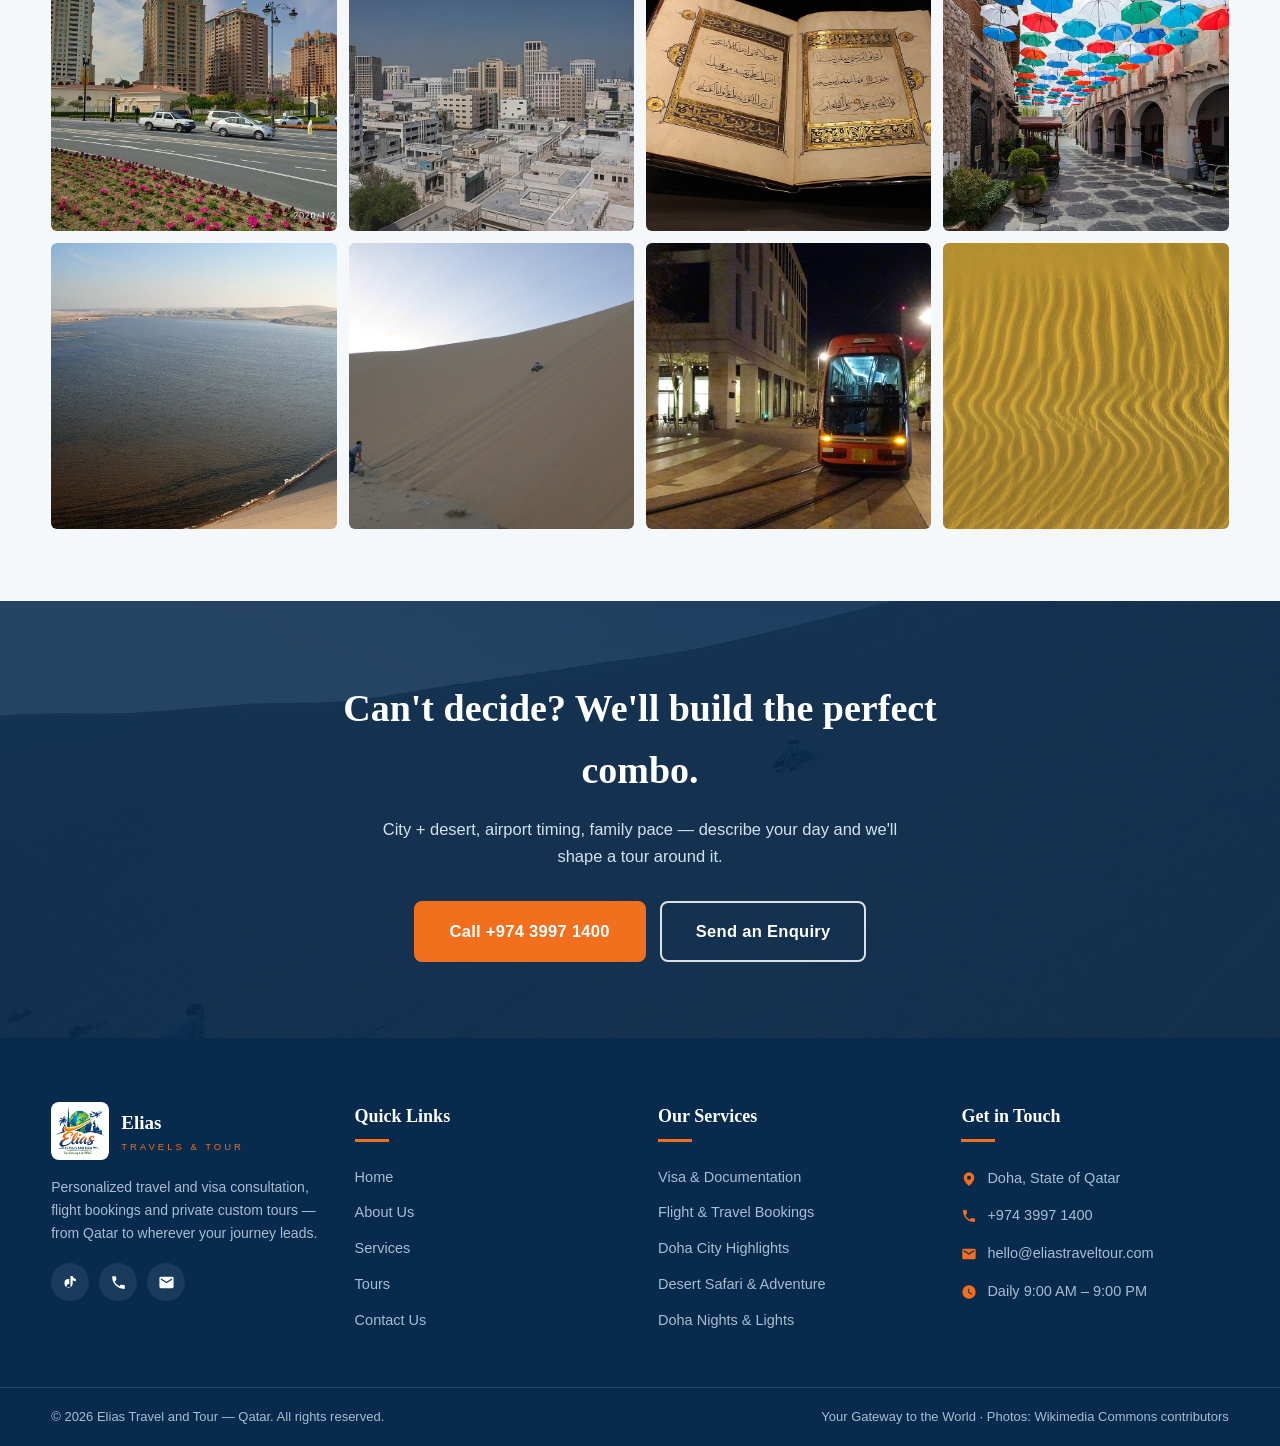
<file: tours.html>
<!DOCTYPE html>
<html lang="en">
<head>
  <meta charset="UTF-8">
  <meta name="viewport" content="width=device-width, initial-scale=1.0">
  <title>Private Tours — Doha City, Desert &amp; More | Elias Travel and Tour</title>
  <meta name="description" content="Private custom tours in Qatar: Doha City Highlights, Desert Safari & Adventure, Doha Nights & Lights and Culture & Heritage. Every itinerary built around you.">
  <meta property="og:title" content="Private Tours — Elias Travel and Tour">
  <meta property="og:description" content="Private custom city and desert tours in Qatar, built around you.">
  <meta property="og:image" content="assets/img/common-hero.jpg">
  <link rel="icon" type="image/png" href="assets/logo/logo-mark.png">
  <link rel="stylesheet" href="css/style.css">
</head>
<body>

<!-- ======= TOP BAR ======= -->
<div class="topbar">
  <div class="container">
    <div class="topbar-left">
      <span class="hide-m">📍 Doha, Qatar</span>
      <span class="hide-m">🕘 Daily 9:00 AM – 9:00 PM</span>
      <span>📞 <a href="tel:+97439971400">+974 3997 1400</a></span>
    </div>
    <div class="topbar-right">
      <a class="fb-ic" href="https://www.tiktok.com/@eliastravel_tour" target="_blank" rel="noopener" title="Follow us on TikTok">TikTok: @eliastravel_tour</a>
    </div>
  </div>
</div>

<!-- ======= HEADER ======= -->
<header class="site-header">
  <div class="container nav-wrap">
    <a class="brand" href="index.html" aria-label="Elias Travel and Tour — Home">
      <img src="assets/logo/logo-mark.png" alt="Elias Travel and Tour logo">
    </a>
    <button class="nav-toggle" aria-label="Toggle menu" aria-expanded="false"><span></span><span></span><span></span></button>
    <nav class="main-nav" aria-label="Main navigation">
      <ul>
        <li><a href="index.html">Home</a></li>
        <li><a href="about.html">About Us</a></li>
        <li><a href="services.html">Services</a></li>
        <li><a href="tours.html" class="active">Tours</a></li>
        <li><a href="contact.html">Contact Us</a></li>
        <li><a class="btn btn-sm" href="contact.html">Book Now</a></li>
      </ul>
    </nav>
  </div>
</header>

<!-- ======= PAGE HERO ======= -->
<div class="page-hero" style="background:linear-gradient(rgba(7,42,77,.85),rgba(7,42,77,.85)),url('assets/img/common-skyline.jpg') center/cover;">
  <div class="container">
    <h1>Private Custom Tours</h1>
    <div class="crumb"><a href="index.html">Home</a> &nbsp;/&nbsp; Tours</div>
  </div>
</div>

<!-- ======= TOUR CARDS ======= -->
<section>
  <div class="container">
    <div class="section-head">
      <span class="kicker">Choose Your Experience</span>
      <h2>Four signature tour experiences</h2>
      <div class="rule"></div>
      <p>Each one below is a starting point — your final itinerary is built around your group, your pace and your interests. Contact us with your dates for a personal quote.</p>
    </div>

    <div class="grid grid-2">
      <div class="card">
        <div class="thumb">
          <img src="assets/img/common-skyline.jpg" alt="Doha skyline across the Corniche" loading="lazy">
          <span class="badge">City</span>
        </div>
        <div class="body">
          <h3>Doha City Highlights</h3>
          <p>Get to know Doha the local way — the Corniche and its old dhows, the spectacular skyline, Katara Cultural Village, The Pearl-Qatar, Msheireb Downtown and the heritage bazaar of Souq Waqif.</p>
          <div class="meta">
            <span><svg viewBox="0 0 24 24"><path d="M12 2a10 10 0 1 0 10 10A10 10 0 0 0 12 2zm4.2 14.2L11 13V7h1.5v5.2l4.5 2.7-.8 1.3z"/></svg> 4 hrs or extended</span>
            <span><svg viewBox="0 0 24 24"><path d="M12 12a5 5 0 1 0-5-5 5 5 0 0 0 5 5zm0 2c-3.3 0-10 1.7-10 5v3h20v-3c0-3.3-6.7-5-10-5z"/></svg> Private group</span>
            <span>Any start time</span>
          </div>
          <a class="link" href="tours.html#city-itin">Sample route &amp; details →</a>
        </div>
      </div>

      <div class="card">
        <div class="thumb">
          <img src="assets/img/common-dunesunset.jpg" alt="Golden dunes of the Qatari desert at sunset" loading="lazy">
          <span class="badge">Desert</span>
        </div>
        <div class="body">
          <h3>Desert Safari &amp; Adventure</h3>
          <p>Into the sand with a 4×4 — dune bashing, camel rides, a rest at the cultural tents, sandboarding, and the unforgettable moment where the desert meets the sea at the Inland Sea (Khor Al Adaid, a UNESCO site).</p>
          <div class="meta">
            <span><svg viewBox="0 0 24 24"><path d="M12 2a10 10 0 1 0 10 10A10 10 0 0 0 12 2zm4.2 14.2L11 13V7h1.5v5.2l4.5 2.7-.8 1.3z"/></svg> 4 hrs or extended</span>
            <span><svg viewBox="0 0 24 24"><path d="M12 12a5 5 0 1 0-5-5 5 5 0 0 0 5 5zm0 2c-3.3 0-10 1.7-10 5v3h20v-3c0-3.3-6.7-5-10-5z"/></svg> Private group</span>
            <span>4×4 SUV</span>
          </div>
          <a class="link" href="tours.html#desert-itin">Sample route &amp; details →</a>
        </div>
      </div>

      <div class="card">
        <div class="thumb">
          <img src="assets/img/common-night.jpg" alt="Modern Doha illuminated at night" loading="lazy">
          <span class="badge">Evening</span>
        </div>
        <div class="body">
          <h3>Doha Nights &amp; Lights</h3>
          <p>The capital after dark — illuminating and glittering city views, lit-up bridges and towers, and an easy evening stroll along the Corniche promenade with a snack and a view.</p>
          <div class="meta">
            <span><svg viewBox="0 0 24 24"><path d="M12 2a10 10 0 1 0 10 10A10 10 0 0 0 12 2zm4.2 14.2L11 13V7h1.5v5.2l4.5 2.7-.8 1.3z"/></svg> Evening</span>
            <span><svg viewBox="0 0 24 24"><path d="M12 12a5 5 0 1 0-5-5 5 5 0 0 0 5 5zm0 2c-3.3 0-10 1.7-10 5v3h20v-3c0-3.3-6.7-5-10-5z"/></svg> Private group</span>
            <span>Relaxed pace</span>
          </div>
          <a class="link" href="contact.html">Request a quote →</a>
        </div>
      </div>

      <div class="card">
        <div class="thumb">
          <img src="assets/img/common-katara.jpg" alt="Architecture of Katara Cultural Village" loading="lazy">
          <span class="badge">Culture</span>
        </div>
        <div class="body">
          <h3>Culture &amp; Heritage Day</h3>
          <p>Qatar's soul, not just its skyline — the traditional streets of Souq Waqif, the Museum of Islamic Art, Katara Cultural Village, and the rock formations and heritage villages of Zekreet.</p>
          <div class="meta">
            <span><svg viewBox="0 0 24 24"><path d="M12 2a10 10 0 1 0 10 10A10 10 0 0 0 12 2zm4.2 14.2L11 13V7h1.5v5.2l4.5 2.7-.8 1.3z"/></svg> Half / full day</span>
            <span><svg viewBox="0 0 24 24"><path d="M12 12a5 5 0 1 0-5-5 5 5 0 0 0 5 5zm0 2c-3.3 0-10 1.7-10 5v3h20v-3c0-3.3-6.7-5-10-5z"/></svg> Private group</span>
            <span>Families welcome</span>
          </div>
          <a class="link" href="contact.html">Request a quote →</a>
        </div>
      </div>
    </div>

    <p style="text-align:center;margin-top:30px">
      <a class="btn btn-lg" href="tel:+97439971400">Call for a Personal Quote</a>
    </p>
  </div>
</section>

<!-- ======= CITY ITINERARY ======= -->
<section class="tint" id="city-itin">
  <div class="container">
    <div class="section-head">
      <span class="kicker">Sample Route</span>
      <h2>Doha City Highlights — a typical day</h2>
      <div class="rule"></div>
      <p>This is a starting point. Any stop can be moved, swapped or removed — you decide where to go and where to stop.</p>
    </div>
    <div class="itin">
      <div>
        <h3>Route at a glance</h3>
        <div class="stop"><div class="dot">1</div><div><b>Pick-up</b><span>Hotel, residence or airport — where you are.</span></div></div>
        <div class="stop"><div class="dot">2</div><div><b>Doha Corniche &amp; dhow dock</b><span>The classic skyline view with old dhows along the shore.</span></div></div>
        <div class="stop"><div class="dot">3</div><div><b>Katara Cultural Village</b><span>Where past meets present — culture and classic architecture.</span></div></div>
        <div class="stop"><div class="dot">4</div><div><b>The Pearl-Qatar</b><span>Colourful landscapes on the famous artificial island.</span></div></div>
        <div class="stop"><div class="dot">5</div><div><b>Msheireb Downtown</b><span>Doha's near-past and future in one traditional-modern quarter.</span></div></div>
        <div class="stop"><div class="dot">6</div><div><b>Museum of Islamic Art</b><span>Elegance and beauty of the old and modern Islamic world.</span></div></div>
        <div class="stop"><div class="dot">7</div><div><b>Souq Waqif</b><span>The heritage bazaar — markets, cafés, souvenirs and artifacts.</span></div></div>
        <div class="stop"><div class="dot">8</div><div><b>Drop-off</b><span>Back to your hotel — or straight to the airport if you wish.</span></div></div>
      </div>
      <div>
        <div class="include-box">
          <div class="hd">Typically included</div>
          <ul>
            <li>Private guide &amp; driver for your group</li>
            <li>Private air-conditioned vehicle</li>
            <li>Door-to-door pick-up &amp; drop-off</li>
            <li>Fully customizable stops &amp; timing</li>
            <li>Personalized to your interests and pace</li>
          </ul>
        </div>
        <div class="include-box" style="margin-top:18px">
          <div class="hd orange">Usually not included</div>
          <ul>
            <li class="no">Museum &amp; attraction entry tickets</li>
            <li class="no">Dhow cruise tickets</li>
            <li class="no">Personal expenses</li>
          </ul>
        </div>
        <p style="margin-top:18px;font-size:14px;color:var(--muted)">Duration from about 4 hours to a full day — extended versions and evening versions are available.</p>
      </div>
    </div>
  </div>
</section>

<!-- ======= DESERT ITINERARY ======= -->
<section id="desert-itin">
  <div class="container">
    <div class="section-head">
      <span class="kicker">Sample Route</span>
      <h2>Desert Safari &amp; Adventure — a typical day</h2>
      <div class="rule"></div>
    </div>
    <div class="itin">
      <div>
        <h3>Route at a glance</h3>
        <div class="stop"><div class="dot">1</div><div><b>Pick-up in Doha</b><span>Hotel, residence or airport.</span></div></div>
        <div class="stop"><div class="dot">2</div><div><b>Sealine Beach</b><span>Where the desert begins — the last point before we go off-road.</span></div></div>
        <div class="stop"><div class="dot">3</div><div><b>Camel stop</b><span>Camels dressed in cultural style, tea, photos and memories.</span></div></div>
        <div class="stop"><div class="dot">4</div><div><b>Cultural tents</b><span>A rest with Qatari tea while the 4×4 is prepared for the dunes.</span></div></div>
        <div class="stop"><div class="dot">5</div><div><b>Dune bashing</b><span>Up and down the dunes in experienced hands.</span></div></div>
        <div class="stop"><div class="dot">6</div><div><b>Inland Sea — Khor Al Adaid</b><span>A UNESCO site where the sea encroaches into the desert.</span></div></div>
        <div class="stop"><div class="dot">7</div><div><b>Sandboarding</b><span>Surf the dunes on a board — adrenaline, sand and smiles.</span></div></div>
        <div class="stop"><div class="dot">8</div><div><b>Return to Doha</b><span>Drop-off where it all began.</span></div></div>
      </div>
      <div>
        <div class="include-box">
          <div class="hd">Typically included</div>
          <ul>
            <li>Private guide &amp; 4×4 driver for your group</li>
            <li>Private air-conditioned 4×4 SUV</li>
            <li>Bottled water &amp; Qatari tea</li>
            <li>Camel ride &amp; sandboarding</li>
            <li>Fully customizable stops &amp; timing</li>
          </ul>
        </div>
        <div class="include-box" style="margin-top:18px">
          <div class="hd orange">Usually not included</div>
          <ul>
            <li class="no">Food, drinks &amp; snacks</li>
            <li class="no">Quadbike rental</li>
            <li class="no">Personal expenses</li>
          </ul>
        </div>
        <p style="margin-top:18px;font-size:14px;color:var(--muted)">Duration from about 4 hours — during the hot summer months we suggest early-morning departures.</p>
      </div>
    </div>
  </div>
</section>

<!-- ======= GALLERY ======= -->
<section class="tint">
  <div class="container">
    <div class="section-head">
      <span class="kicker">Destinations We Cover</span>
      <h2>Doha &amp; the desert highlights</h2>
      <div class="rule"></div>
    </div>
    <div class="gallery">
      <figure><img src="assets/img/common-hero.jpg" alt="Doha skyline from the Corniche" loading="lazy"><figcaption>Doha Corniche</figcaption></figure>
      <figure><img src="assets/img/common-skyline.jpg" alt="Doha skyline panorama" loading="lazy"><figcaption>Doha skyline</figcaption></figure>
      <figure><img src="assets/img/common-dhow.jpg" alt="Traditional dhows on the Doha Corniche" loading="lazy"><figcaption>Old dhows</figcaption></figure>
      <figure><img src="assets/img/common-katara.jpg" alt="Katara Cultural Village architecture" loading="lazy"><figcaption>Katara Cultural Village</figcaption></figure>
      <figure><img src="assets/img/common-pearl.jpg" alt="Pedestrian street in The Pearl-Qatar" loading="lazy"><figcaption>The Pearl-Qatar</figcaption></figure>
      <figure><img src="assets/img/common-msheireb.jpg" alt="Msheireb Downtown, Doha" loading="lazy"><figcaption>Msheireb Downtown</figcaption></figure>
      <figure><img src="assets/img/common-mia.jpg" alt="Museum of Islamic Art, Doha" loading="lazy"><figcaption>Museum of Islamic Art</figcaption></figure>
      <figure><img src="assets/img/common-souq.jpg" alt="Colourful awnings in Souq Waqif" loading="lazy"><figcaption>Souq Waqif</figcaption></figure>
      <figure><img src="assets/img/common-desertsea.jpg" alt="The desert meeting the sea at Khor Al Adaid" loading="lazy"><figcaption>Inland Sea — Khor Al Adaid</figcaption></figure>
      <figure><img src="assets/img/common-dunesunset.jpg" alt="Golden dunes at sunset" loading="lazy"><figcaption>The dunes</figcaption></figure>
      <figure><img src="assets/img/common-night.jpg" alt="Modern Doha illuminated at night" loading="lazy"><figcaption>Doha by night</figcaption></figure>
      <figure><img src="assets/img/common-inlandsea.jpg" alt="Wind-carved desert sand" loading="lazy"><figcaption>Desert textures</figcaption></figure>
    </div>
  </div>
</section>

<!-- ======= CTA ======= -->
<section class="cta">
  <div class="container">
    <h2>Can't decide? We'll build the perfect combo.</h2>
    <p>City + desert, airport timing, family pace — describe your day and we'll shape a tour around it.</p>
    <div class="hero-actions">
      <a class="btn btn-lg" href="tel:+97439971400">Call +974 3997 1400</a>
      <a class="btn btn-outline btn-lg" href="contact.html">Send an Enquiry</a>
    </div>
  </div>
</section>

<!-- ======= FOOTER ======= -->
<footer class="footer">
  <div class="top">
    <div class="container">
      <div class="grid grid-4">
        <div>
          <div class="about-brand">
            <img src="assets/logo/logo-mark.png" alt="Elias Travel and Tour logo">
            <div>
              <div class="b1">Elias</div>
              <div class="b2">Travels &amp; Tour</div>
            </div>
          </div>
          <p style="font-size:14px">Personalized travel and visa consultation, flight bookings and private custom tours — from Qatar to wherever your journey leads.</p>
          <div class="socials">
            <a href="https://www.tiktok.com/@eliastravel_tour" target="_blank" rel="noopener" aria-label="TikTok" title="TikTok">
              <svg viewBox="0 0 24 24"><path d="M19.6 6.7a4.8 4.8 0 0 1-3.1-1.1 4.8 4.8 0 0 1-1.5-2.8h-3v14.1a2.7 2.7 0 1 1-2.7-2.7c.3 0 .6 0 .9.1V7.2a5.9 5.9 0 0 0-.9-.1 5.8 5.8 0 1 0 5.8 5.8V8.9a7.7 7.7 0 0 0 4.5 1.4V7.2c-.3 0-.7 0-1-.5z"/></svg>
            </a>
            <a href="tel:+97439971400" aria-label="Call us" title="Call us">
              <svg viewBox="0 0 24 24"><path d="M6.6 10.8a15 15 0 0 0 6.6 6.6l2.2-2.2a1 1 0 0 1 1-.2 11 11 0 0 0 3.5.6 1 1 0 0 1 1 1V20a1 1 0 0 1-1 1A17 17 0 0 1 3 4a1 1 0 0 1 1-1h3.5a1 1 0 0 1 1 1 11 11 0 0 0 .6 3.5 1 1 0 0 1-.3 1z"/></svg>
            </a>
            <a href="mailto:hello@eliastraveltour.com" aria-label="Email us" title="Email us">
              <svg viewBox="0 0 24 24"><path d="M20 4H4a2 2 0 0 0-2 2v12a2 2 0 0 0 2 2h16a2 2 0 0 0 2-2V6a2 2 0 0 0-2-2zm0 4-8 5-8-5V6l8 5 8-5z"/></svg>
            </a>
          </div>
        </div>
        <div>
          <h4>Quick Links</h4>
          <ul>
            <li><a href="index.html">Home</a></li>
            <li><a href="about.html">About Us</a></li>
            <li><a href="services.html">Services</a></li>
            <li><a href="tours.html">Tours</a></li>
            <li><a href="contact.html">Contact Us</a></li>
          </ul>
        </div>
        <div>
          <h4>Our Services</h4>
          <ul>
            <li><a href="services.html">Visa &amp; Documentation</a></li>
            <li><a href="services.html">Flight &amp; Travel Bookings</a></li>
            <li><a href="tours.html">Doha City Highlights</a></li>
            <li><a href="tours.html">Desert Safari &amp; Adventure</a></li>
            <li><a href="tours.html">Doha Nights &amp; Lights</a></li>
          </ul>
        </div>
        <div>
          <h4>Get in Touch</h4>
          <div class="contact-li"><svg viewBox="0 0 24 24"><path d="M12 2a8 8 0 0 0-8 8c0 5.4 7 11.5 7.3 11.8a1 1 0 0 0 1.4 0C13 21.5 20 15.4 20 10a8 8 0 0 0-8-8zm0 11a3 3 0 1 1 3-3 3 3 0 0 1-3 3z"/></svg><span>Doha, State of Qatar</span></div>
          <div class="contact-li"><svg viewBox="0 0 24 24"><path d="M6.6 10.8a15 15 0 0 0 6.6 6.6l2.2-2.2a1 1 0 0 1 1-.2 11 11 0 0 0 3.5.6 1 1 0 0 1 1 1V20a1 1 0 0 1-1 1A17 17 0 0 1 3 4a1 1 0 0 1 1-1h3.5a1 1 0 0 1 1 1 11 11 0 0 0 .6 3.5 1 1 0 0 1-.3 1z"/></svg><a href="tel:+97439971400">+974 3997 1400</a></div>
          <div class="contact-li"><svg viewBox="0 0 24 24"><path d="M20 4H4a2 2 0 0 0-2 2v12a2 2 0 0 0 2 2h16a2 2 0 0 0 2-2V6a2 2 0 0 0-2-2zm0 4-8 5-8-5V6l8 5 8-5z"/></svg><a href="mailto:hello@eliastraveltour.com">hello@eliastraveltour.com</a></div>
          <div class="contact-li"><svg viewBox="0 0 24 24"><path d="M12 2a10 10 0 1 0 10 10A10 10 0 0 0 12 2zm4.2 14.2L11 13V7h1.5v5.2l4.5 2.7-.8 1.3z"/></svg><span>Daily 9:00 AM – 9:00 PM</span></div>
        </div>
      </div>
    </div>
  </div>
  <div class="bottom">
    <div class="container">
      <span>© <span id="year">2026</span> Elias Travel and Tour — Qatar. All rights reserved.</span>
      <span>Your Gateway to the World · Photos: Wikimedia Commons contributors</span>
    </div>
  </div>
</footer>

<a class="wa-float" href="tel:+97439971400" aria-label="Call Elias Travel and Tour" style="background:var(--navy)">
  <svg viewBox="0 0 24 24"><path d="M6.6 10.8a15 15 0 0 0 6.6 6.6l2.2-2.2a1 1 0 0 1 1-.2 11 11 0 0 0 3.5.6 1 1 0 0 1 1 1V20a1 1 0 0 1-1 1A17 17 0 0 1 3 4a1 1 0 0 1 1-1h3.5a1 1 0 0 1 1 1 11 11 0 0 0 .6 3.5 1 1 0 0 1-.3 1z"/></svg>
  <span>Call +974 3997 1400</span>
</a>
<button class="to-top" aria-label="Back to top">↑</button>

<script src="js/main.js"></script>
</body>
</html>
</file>
<file: css/style.css>
/* ============================================================
   Elias Travel and Tour — Classic website
   Palette sampled from the official logo
   ============================================================ */
:root{
  --navy:        #0B3C6B;   /* logo deep blue        */
  --navy-dark:   #072A4D;   /* darker navy           */
  --navy-soft:   #14538A;   /* mid blue              */
  --orange:      #F26F1D;   /* logo orange           */
  --orange-dark: #D85A0C;
  --green:       #4E8C2B;   /* logo tagline green    */
  --ink:         #22303C;   /* body text             */
  --muted:       #5D6B7A;
  --line:        #E1E7EF;
  --bg:          #FFFFFF;
  --bg-soft:     #F5F8FB;
  --bg-warm:     #FDF9F4;
  --shadow:      0 6px 24px rgba(7,42,77,.10);
  --shadow-lg:   0 14px 40px rgba(7,42,77,.16);
  --radius:      8px;
  --serif:       Georgia, 'Times New Roman', 'Palatino Linotype', serif;
  --sans:        'Segoe UI', Tahoma, Verdana, Helvetica, Arial, sans-serif;
}

*{ margin:0; padding:0; box-sizing:border-box; }
html{ scroll-behavior:smooth; }
body{
  font-family:var(--sans);
  color:var(--ink);
  background:var(--bg);
  font-size:16px;
  line-height:1.65;
  -webkit-font-smoothing:antialiased;
}
img{ max-width:100%; display:block; }
a{ color:var(--navy); text-decoration:none; }
a:hover{ color:var(--orange); }
ul{ list-style:none; }

.container{ width:min(1180px, 92%); margin:0 auto; }
.serif{ font-family:var(--serif); }

/* ---------- Top utility bar ---------- */
.topbar{
  background:var(--navy-dark);
  color:#C9D8E8;
  font-size:13.5px;
  padding:7px 0;
}
.topbar .container{
  display:flex; justify-content:space-between; align-items:center; gap:16px;
}
.topbar a{ color:#C9D8E8; }
.topbar a:hover{ color:#fff; }
.topbar-left{ display:flex; gap:22px; flex-wrap:wrap; }
.topbar-right{ display:flex; gap:14px; align-items:center; }
.topbar .fb-ic{ display:inline-flex; gap:5px; align-items:center; }
.topbar svg{ width:14px; height:14px; fill:currentColor; vertical-align:-2px; }

/* ---------- Header / navigation ---------- */
.site-header{
  background:#fff;
  position:sticky; top:0; z-index:100;
  border-bottom:1px solid var(--line);
  transition:box-shadow .25s;
}
.site-header.scrolled{ box-shadow:0 4px 18px rgba(7,42,77,.12); }
.nav-wrap{
  display:flex; align-items:center; justify-content:space-between;
  padding:10px 0; gap:20px;
}
.brand{ display:flex; align-items:center; gap:12px; }
.brand img{ height:64px; width:64px; }
.brand-name{ line-height:1.15; }
.brand-name .b1{
  font-family:var(--serif); font-size:22px; font-weight:700;
  color:var(--navy); letter-spacing:.2px;
}
.brand-name .b2{
  font-size:10.5px; letter-spacing:3.5px; text-transform:uppercase;
  color:var(--orange); font-weight:600;
}
.main-nav ul{ display:flex; align-items:center; gap:26px; }
.main-nav a{
  font-weight:600; font-size:15px; color:var(--navy);
  padding:6px 2px; position:relative;
}
.main-nav a::after{
  content:""; position:absolute; left:0; bottom:-2px;
  width:0; height:3px; background:var(--orange);
  transition:width .25s;
}
.main-nav a:hover::after, .main-nav a.active::after{ width:100%; }
.main-nav a.active{ color:var(--orange); }
.main-nav a:hover{ color:var(--navy); }

.btn{
  display:inline-block;
  background:var(--orange);
  color:#fff !important;
  font-weight:700; font-size:15px;
  padding:12px 26px;
  border-radius:var(--radius);
  border:2px solid var(--orange);
  cursor:pointer;
  transition:background .2s, transform .15s;
  letter-spacing:.3px;
}
.btn:hover{ background:var(--orange-dark); border-color:var(--orange-dark); color:#fff !important; transform:translateY(-2px); }
.btn-navy{ background:var(--navy); border-color:var(--navy); }
.btn-navy:hover{ background:var(--navy-dark); border-color:var(--navy-dark); }
.btn-outline{ background:transparent; color:#fff !important; border:2px solid rgba(255,255,255,.85); }
.btn-outline:hover{ background:rgba(255,255,255,.12); border-color:#fff; }
.btn-sm{ padding:9px 18px; font-size:14px; }
.btn-lg{ padding:15px 34px; font-size:16.5px; }

.nav-toggle{
  display:none; background:none; border:1px solid var(--line);
  border-radius:6px; padding:8px 10px; cursor:pointer;
}
.nav-toggle span{ display:block; width:22px; height:2.5px; background:var(--navy); margin:4.5px 0; transition:.25s; }

/* ---------- Hero ---------- */
.hero{
  position:relative;
  min-height:560px;
  display:flex; align-items:center;
  background:var(--navy-dark);
  color:#fff;
  overflow:hidden;
}
.hero-bg{
  position:absolute; inset:0;
  background-size:cover; background-position:center;
}
.hero::after{
  content:""; position:absolute; inset:0;
  background:linear-gradient(100deg, rgba(7,42,77,.92) 0%, rgba(11,60,107,.78) 45%, rgba(11,60,107,.35) 100%);
}
.hero .container{ position:relative; z-index:2; padding:90px 0; }
.hero-kicker{
  display:inline-block;
  border:1px solid rgba(255,255,255,.45);
  border-radius:30px;
  padding:6px 18px;
  font-size:13px; letter-spacing:2.5px; text-transform:uppercase;
  color:#FFD9BC; margin-bottom:22px;
}
.hero h1{
  font-family:var(--serif);
  font-size:clamp(34px, 5vw, 56px);
  line-height:1.15;
  font-weight:700;
  max-width:720px;
}
.hero h1 em{ color:var(--orange); font-style:normal; }
.hero p.lead{
  margin:20px 0 32px;
  font-size:18px; max-width:600px;
  color:#DCE7F2;
}
.hero-actions{ display:flex; gap:14px; flex-wrap:wrap; }
.hero-badges{
  display:flex; gap:34px; flex-wrap:wrap;
  margin-top:48px; padding-top:26px;
  border-top:1px solid rgba(255,255,255,.25);
  max-width:720px;
}
.hero-badges .hb{ }
.hero-badges .num{
  font-family:var(--serif); font-size:26px; font-weight:700; color:#fff;
}
.hero-badges .num span{ color:var(--orange); }
.hero-badges .lbl{ font-size:12.5px; letter-spacing:1.5px; text-transform:uppercase; color:#AFC4D8; }

/* ---------- Page header (inner pages) ---------- */
.page-hero{
  background:
    linear-gradient(rgba(7,42,77,.88), rgba(7,42,77,.88)),
    var(--navy);
  color:#fff;
  padding:64px 0 58px;
  text-align:center;
  position:relative;
}
.page-hero h1{
  font-family:var(--serif); font-size:clamp(30px,4.2vw,44px); font-weight:700;
}
.page-hero .crumb{ margin-top:12px; font-size:14px; color:#B9CBDD; }
.page-hero .crumb a{ color:#D9E6F2; }
.page-hero .crumb a:hover{ color:var(--orange); }

/* ---------- Sections ---------- */
section{ padding:72px 0; }
section.tint{ background:var(--bg-soft); }
section.warm{ background:var(--bg-warm); }
.section-head{ text-align:center; max-width:680px; margin:0 auto 46px; }
.section-head .kicker{
  display:inline-block; font-size:13px; font-weight:700;
  letter-spacing:3px; text-transform:uppercase; color:var(--orange);
  margin-bottom:10px;
}
.section-head h2{
  font-family:var(--serif); font-size:clamp(26px,3.4vw,36px);
  color:var(--navy); line-height:1.2;
}
.section-head .rule{
  width:70px; height:4px; background:var(--orange);
  margin:18px auto 0; border-radius:2px; position:relative;
}
.section-head .rule::after{
  content:""; position:absolute; left:50%; top:0; transform:translateX(-50%);
  width:24px; height:4px; background:var(--green);
}
.section-head p{ margin-top:16px; color:var(--muted); font-size:16.5px; }
.section-head.left{ text-align:left; margin-left:0; }
.section-head.left .rule{ margin-left:0; }

/* ---------- Cards / grids ---------- */
.grid{ display:grid; gap:26px; }
.grid-3{ grid-template-columns:repeat(3, 1fr); }
.grid-4{ grid-template-columns:repeat(4, 1fr); }
.grid-2{ grid-template-columns:repeat(2, 1fr); }

.card{
  background:#fff;
  border:1px solid var(--line);
  border-radius:var(--radius);
  overflow:hidden;
  box-shadow:var(--shadow);
  transition:transform .2s, box-shadow .2s;
  display:flex; flex-direction:column;
}
.card:hover{ transform:translateY(-5px); box-shadow:var(--shadow-lg); }
.card .thumb{ position:relative; overflow:hidden; aspect-ratio:4/3; }
.card .thumb img{ width:100%; height:100%; object-fit:cover; transition:transform .5s; }
.card:hover .thumb img{ transform:scale(1.06); }
.card .thumb .badge{
  position:absolute; top:14px; left:14px;
  background:var(--orange); color:#fff;
  font-size:11.5px; font-weight:700; letter-spacing:1.2px; text-transform:uppercase;
  padding:5px 12px; border-radius:20px;
}
.card .body{ padding:22px 24px 26px; flex:1; display:flex; flex-direction:column; }
.card h3{
  font-family:var(--serif); font-size:20.5px; color:var(--navy); margin-bottom:10px;
}
.card p{ color:var(--muted); font-size:15px; }
.card .meta{
  display:flex; gap:16px; flex-wrap:wrap;
  margin-top:16px; padding-top:14px; border-top:1px dashed var(--line);
  font-size:13.5px; color:var(--navy); font-weight:600;
}
.card .meta span{ display:inline-flex; align-items:center; gap:6px; }
.card .meta svg{ width:15px; height:15px; fill:var(--orange); }
.card .link{
  margin-top:auto; padding-top:16px;
  font-weight:700; font-size:14.5px; color:var(--orange);
  display:inline-flex; align-items:center; gap:6px;
}
.card .link:hover{ color:var(--orange-dark); }

/* service icon cards */
.svc{
  background:#fff; border:1px solid var(--line); border-radius:var(--radius);
  padding:34px 28px; text-align:center;
  box-shadow:var(--shadow);
  transition:transform .2s, box-shadow .2s, border-color .2s;
  position:relative; overflow:hidden;
}
.svc::before{
  content:""; position:absolute; top:0; left:0; right:0; height:4px;
  background:linear-gradient(90deg, var(--orange), var(--navy));
  transform:scaleX(0); transform-origin:left; transition:transform .3s;
}
.svc:hover{ transform:translateY(-5px); box-shadow:var(--shadow-lg); }
.svc:hover::before{ transform:scaleX(1); }
.svc .ic{
  width:74px; height:74px; margin:0 auto 20px;
  border-radius:50%;
  background:var(--bg-soft);
  display:flex; align-items:center; justify-content:center;
  border:2px solid var(--line);
}
.svc .ic svg{ width:36px; height:36px; fill:var(--navy); }
.svc h3{ font-family:var(--serif); font-size:20px; color:var(--navy); margin-bottom:10px; }
.svc p{ color:var(--muted); font-size:14.5px; }
.svc ul.feat{ margin:14px 0 4px; text-align:left; }
.svc ul.feat li{
  font-size:14px; color:var(--ink); padding:6px 0 6px 24px; position:relative;
  border-bottom:1px dotted var(--line);
}
.svc ul.feat li:last-child{ border-bottom:none; }
.svc ul.feat li::before{
  content:"✓"; position:absolute; left:2px; color:var(--green); font-weight:700;
}

/* ---------- Stats band ---------- */
.stats{
  background:linear-gradient(120deg, var(--navy-dark), var(--navy));
  color:#fff; padding:52px 0;
}
.stats .grid-4{ align-items:center; text-align:center; gap:20px; }
.stat .num{
  font-family:var(--serif); font-size:42px; font-weight:700; line-height:1;
}
.stat .num em{ color:var(--orange); font-style:normal; }
.stat .lbl{ margin-top:8px; font-size:13px; letter-spacing:2px; text-transform:uppercase; color:#AFC4D8; }

/* ---------- Steps ---------- */
.steps .grid-4{ counter-reset:step; }
.step{
  background:#fff; border:1px solid var(--line); border-radius:var(--radius);
  padding:30px 24px 28px; position:relative; box-shadow:var(--shadow);
}
.step .n{
  font-family:var(--serif); font-size:15px; font-weight:700;
  width:44px; height:44px; border-radius:50%;
  background:var(--navy); color:#fff;
  display:flex; align-items:center; justify-content:center;
  margin-bottom:16px;
  border:3px solid var(--orange);
}
.step h3{ font-family:var(--serif); font-size:18.5px; color:var(--navy); margin-bottom:8px; }
.step p{ font-size:14.5px; color:var(--muted); }

/* ---------- Testimonials ---------- */
.tst{
  background:#fff; border:1px solid var(--line); border-radius:var(--radius);
  padding:30px 28px; position:relative; box-shadow:var(--shadow);
}
.tst .q{
  font-family:var(--serif); font-size:52px; line-height:1;
  color:var(--orange); opacity:.35; position:absolute; top:18px; right:24px;
}
.tst .stars{ color:var(--orange); letter-spacing:2px; font-size:15px; margin-bottom:12px; }
.tst p.txt{ font-size:15px; color:var(--ink); font-style:italic; }
.tst .who{ margin-top:18px; display:flex; align-items:center; gap:12px; }
.tst .who .av{
  width:44px; height:44px; border-radius:50%;
  background:var(--navy); color:#fff;
  display:flex; align-items:center; justify-content:center;
  font-weight:700; font-size:15px;
}
.tst .who b{ display:block; color:var(--navy); font-size:15px; }
.tst .who span{ font-size:13px; color:var(--muted); }

/* ---------- CTA band ---------- */
.cta{
  background:
    linear-gradient(rgba(7,42,77,.88), rgba(7,42,77,.88)),
    url('../assets/img/common-dunesunset.jpg') center/cover;
  color:#fff; text-align:center; padding:76px 0;
}
.cta h2{ font-family:var(--serif); font-size:clamp(26px,3.6vw,38px); max-width:700px; margin:0 auto 14px; }
.cta p{ color:#D4E1EE; max-width:560px; margin:0 auto 30px; font-size:16.5px; }
.cta .hero-actions{ justify-content:center; }

/* ---------- Split (about) ---------- */
.split{ display:grid; grid-template-columns:1fr 1fr; gap:56px; align-items:center; }
.split .photo{ position:relative; }
.split .photo img{
  border-radius:var(--radius); box-shadow:var(--shadow-lg);
  width:100%; object-fit:cover;
}
.split .photo .frame{
  position:absolute; inset:18px -18px -18px 18px;
  border:3px solid var(--orange); border-radius:var(--radius);
  z-index:-1;
}
.split h2{ font-family:var(--serif); font-size:clamp(26px,3.2vw,34px); color:var(--navy); line-height:1.25; }
.split .kicker{
  display:inline-block; font-size:13px; font-weight:700; letter-spacing:3px;
  text-transform:uppercase; color:var(--orange); margin-bottom:10px;
}
.split p{ color:var(--muted); margin-top:16px; }
.split .quote{
  margin-top:22px; padding:16px 20px; border-left:4px solid var(--orange);
  background:var(--bg-warm); font-family:var(--serif); font-style:italic;
  color:var(--navy); font-size:17px; border-radius:0 var(--radius) var(--radius) 0;
}
.split .quote cite{ display:block; margin-top:8px; font-size:13.5px; color:var(--muted); font-style:normal; }

.value-list{ margin-top:22px; display:grid; grid-template-columns:1fr 1fr; gap:14px; }
.value-list li{
  display:flex; gap:10px; align-items:flex-start;
  font-size:14.5px; color:var(--ink);
}
.value-list li b{ color:var(--navy); }
.value-list .tick{
  flex:0 0 22px; width:22px; height:22px; border-radius:50%;
  background:var(--green); color:#fff; font-size:12px; font-weight:700;
  display:flex; align-items:center; justify-content:center; margin-top:2px;
}

/* ---------- Itinerary ---------- */
.itin{ display:grid; grid-template-columns:1fr 1fr; gap:56px; align-items:start; }
.itin h3{ font-family:var(--serif); font-size:22px; color:var(--navy); margin-bottom:18px; }
.stop{
  display:flex; gap:16px; padding:13px 0;
  border-bottom:1px dashed var(--line);
}
.stop:last-child{ border-bottom:none; }
.stop .dot{
  flex:0 0 34px; height:34px; border-radius:50%;
  background:var(--bg-soft); border:2px solid var(--navy);
  color:var(--navy); font-weight:700; font-size:13.5px;
  display:flex; align-items:center; justify-content:center;
}
.stop b{ color:var(--navy); font-size:15.5px; display:block; }
.stop span{ color:var(--muted); font-size:14px; }
.include-box{
  background:#fff; border:1px solid var(--line); border-radius:var(--radius);
  box-shadow:var(--shadow); overflow:hidden;
}
.include-box .hd{
  background:var(--navy); color:#fff; padding:14px 20px;
  font-weight:700; font-size:15px; letter-spacing:.5px;
}
.include-box .hd.orange{ background:var(--orange); }
.include-box ul{ padding:16px 20px 18px; }
.include-box li{
  font-size:14.5px; padding:7px 0 7px 26px; position:relative; color:var(--ink);
  border-bottom:1px dotted var(--line);
}
.include-box li:last-child{ border-bottom:none; }
.include-box li::before{ content:"✓"; position:absolute; left:2px; color:var(--green); font-weight:700; }
.include-box li.no::before{ content:"✕"; color:#C0392B; }

/* ---------- Gallery ---------- */
.gallery{ display:grid; grid-template-columns:repeat(4,1fr); gap:12px; }
.gallery figure{
  position:relative; overflow:hidden; border-radius:6px; aspect-ratio:1/1;
}
.gallery img{ width:100%; height:100%; object-fit:cover; transition:transform .5s; }
.gallery figure:hover img{ transform:scale(1.08); }
.gallery figcaption{
  position:absolute; inset:auto 0 0 0;
  background:linear-gradient(transparent, rgba(7,42,77,.88));
  color:#fff; font-size:13px; font-weight:600;
  padding:26px 12px 10px;
  opacity:0; transition:opacity .3s;
}
.gallery figure:hover figcaption{ opacity:1; }

/* ---------- FAQ ---------- */
.faq{ max-width:820px; margin:0 auto; }
.faq details{
  background:#fff; border:1px solid var(--line); border-radius:var(--radius);
  margin-bottom:12px; box-shadow:var(--shadow); overflow:hidden;
}
.faq summary{
  cursor:pointer; padding:18px 52px 18px 22px;
  font-weight:700; color:var(--navy); font-size:16px;
  position:relative; list-style:none;
}
.faq summary::-webkit-details-marker{ display:none; }
.faq summary::after{
  content:"+"; position:absolute; right:20px; top:50%; transform:translateY(-50%);
  width:26px; height:26px; border-radius:50%;
  background:var(--orange); color:#fff;
  display:flex; align-items:center; justify-content:center;
  font-size:17px; font-weight:700;
  transition:transform .25s;
}
.faq details[open] summary::after{ content:"–"; transform:translateY(-50%) rotate(180deg); }
.faq .a{ padding:0 22px 20px; color:var(--muted); font-size:15px; }

/* ---------- Contact ---------- */
.contact-grid{ display:grid; grid-template-columns:1fr 1.15fr; gap:40px; align-items:start; }
.c-info .item{
  display:flex; gap:16px; align-items:flex-start;
  background:#fff; border:1px solid var(--line); border-radius:var(--radius);
  padding:20px 22px; margin-bottom:14px; box-shadow:var(--shadow);
}
.c-info .ic{
  flex:0 0 46px; width:46px; height:46px; border-radius:50%;
  background:var(--bg-soft); border:2px solid var(--line);
  display:flex; align-items:center; justify-content:center;
}
.c-info .ic svg{ width:20px; height:20px; fill:var(--navy); }
.c-info b{ display:block; color:var(--navy); font-size:15.5px; }
.c-info span, .c-info a{ color:var(--muted); font-size:14.5px; }
.c-info a:hover{ color:var(--orange); }
form.cform{
  background:#fff; border:1px solid var(--line); border-radius:var(--radius);
  padding:32px 30px; box-shadow:var(--shadow);
}
form.cform h3{ font-family:var(--serif); color:var(--navy); font-size:22px; margin-bottom:6px; }
form.cform .note{ font-size:13.5px; color:var(--muted); margin-bottom:20px; }
.frow{ display:grid; grid-template-columns:1fr 1fr; gap:16px; }
.fld{ margin-bottom:16px; }
.fld label{
  display:block; font-size:13px; font-weight:700; color:var(--navy);
  letter-spacing:.6px; text-transform:uppercase; margin-bottom:6px;
}
.fld input, .fld select, .fld textarea{
  width:100%; padding:12px 14px;
  border:1px solid #CBD5E1; border-radius:6px;
  font-family:var(--sans); font-size:15px; color:var(--ink);
  background:#FBFCFE;
  transition:border-color .2s, box-shadow .2s;
}
.fld input:focus, .fld select:focus, .fld textarea:focus{
  outline:none; border-color:var(--navy);
  box-shadow:0 0 0 3px rgba(11,60,107,.12);
}
.fld textarea{ min-height:130px; resize:vertical; }
.form-msg{
  display:none; margin-top:14px; padding:12px 16px; border-radius:6px;
  background:#EAF5E4; border:1px solid #BFDCAE; color:#2F6B12; font-size:14.5px;
}

/* ---------- Tour table-ish card extras ---------- */
.price-tag{
  position:absolute; right:14px; bottom:14px;
  background:rgba(7,42,77,.9); color:#fff;
  font-size:14px; font-weight:700;
  padding:7px 14px; border-radius:6px;
}
.price-tag small{ font-weight:400; color:#B9CBDD; font-size:11px; }
.rating{
  display:inline-flex; align-items:center; gap:6px;
  background:#FFF3E8; color:var(--orange-dark);
  font-size:12.5px; font-weight:700;
  padding:4px 10px; border-radius:20px;
}

/* ---------- Footer ---------- */
.footer{ background:var(--navy-dark); color:#A9BDD2; font-size:14.5px; }
.footer .top{ padding:64px 0 48px; }
.footer .grid-4{ gap:36px; }
.footer h4{
  color:#fff; font-family:var(--serif); font-size:18px; margin-bottom:18px;
  position:relative; padding-bottom:10px;
}
.footer h4::after{
  content:""; position:absolute; left:0; bottom:0; width:34px; height:3px; background:var(--orange);
}
.footer a{ color:#A9BDD2; }
.footer a:hover{ color:var(--orange); }
.footer ul li{ padding:6px 0; }
.footer .about-brand{ display:flex; gap:12px; align-items:center; margin-bottom:16px; }
.footer .about-brand img{ height:58px; width:58px; background:#fff; border-radius:8px; padding:4px; }
.footer .about-brand .b1{ color:#fff; font-family:var(--serif); font-weight:700; font-size:19px; }
.footer .about-brand .b2{ font-size:9.5px; letter-spacing:3px; color:var(--orange); text-transform:uppercase; }
.footer .socials{ display:flex; gap:10px; margin-top:18px; }
.footer .socials a{
  width:38px; height:38px; border-radius:50%;
  background:rgba(255,255,255,.08);
  display:flex; align-items:center; justify-content:center;
  transition:background .2s;
}
.footer .socials a:hover{ background:var(--orange); }
.footer .socials svg{ width:17px; height:17px; fill:#fff; }
.footer .contact-li{ display:flex; gap:10px; align-items:flex-start; padding:7px 0; }
.footer .contact-li svg{ width:16px; height:16px; fill:var(--orange); flex:0 0 16px; margin-top:4px; }
.footer .bottom{
  border-top:1px solid rgba(255,255,255,.12);
  padding:18px 0; font-size:13px;
}
.footer .bottom .container{ display:flex; justify-content:space-between; gap:12px; flex-wrap:wrap; }

/* ---------- Back to top ---------- */
.to-top{
  position:fixed; right:22px; bottom:22px; z-index:90;
  width:46px; height:46px; border-radius:50%;
  background:var(--orange); color:#fff; border:none; cursor:pointer;
  font-size:20px; box-shadow:0 6px 18px rgba(216,90,12,.4);
  opacity:0; pointer-events:none; transform:translateY(10px);
  transition:.3s;
}
.to-top.show{ opacity:1; pointer-events:auto; transform:none; }
.to-top:hover{ background:var(--orange-dark); }

/* ---------- WhatsApp float ---------- */
.wa-float{
  position:fixed; left:22px; bottom:22px; z-index:90;
  display:flex; align-items:center; gap:10px;
  background:#25D366; color:#fff; font-weight:700; font-size:14px;
  padding:12px 20px 12px 14px; border-radius:40px;
  box-shadow:0 8px 22px rgba(37,211,102,.4);
  transition:transform .2s;
}
.wa-float:hover{ transform:translateY(-3px); color:#fff; }
.wa-float svg{ width:26px; height:26px; fill:#fff; }

/* ---------- Responsive ---------- */
@media (max-width: 1020px){
  .grid-4{ grid-template-columns:repeat(2, 1fr); }
  .grid-3{ grid-template-columns:repeat(2, 1fr); }
  .gallery{ grid-template-columns:repeat(3,1fr); }
  .split, .itin, .contact-grid{ grid-template-columns:1fr; gap:40px; }
  .split .photo{ max-width:560px; }
}
@media (max-width: 760px){
  .topbar-left .hide-m{ display:none; }
  .nav-toggle{ display:block; }
  .main-nav{
    position:absolute; top:100%; left:0; right:0;
    background:#fff; border-bottom:1px solid var(--line);
    box-shadow:0 12px 24px rgba(7,42,77,.12);
    max-height:0; overflow:hidden; transition:max-height .3s;
  }
  .main-nav.open{ max-height:480px; }
  .main-nav ul{ flex-direction:column; align-items:stretch; gap:0; padding:10px 0 16px; }
  .main-nav a{ display:block; padding:12px 22px; }
  .main-nav a::after{ display:none; }
  .main-nav .btn{ margin:10px 22px 4px; display:inline-block; }
  .grid-3, .grid-2, .grid-4{ grid-template-columns:1fr; }
  .gallery{ grid-template-columns:repeat(2,1fr); }
  section{ padding:54px 0; }
  .frow{ grid-template-columns:1fr; }
  .hero-badges{ gap:22px; }
  .value-list{ grid-template-columns:1fr; }
  .topbar{ font-size:12.5px; }
  .brand img{ height:52px; width:52px; }
  .wa-float span{ display:none; }
  .wa-float{ padding:12px; }
}
</file>
